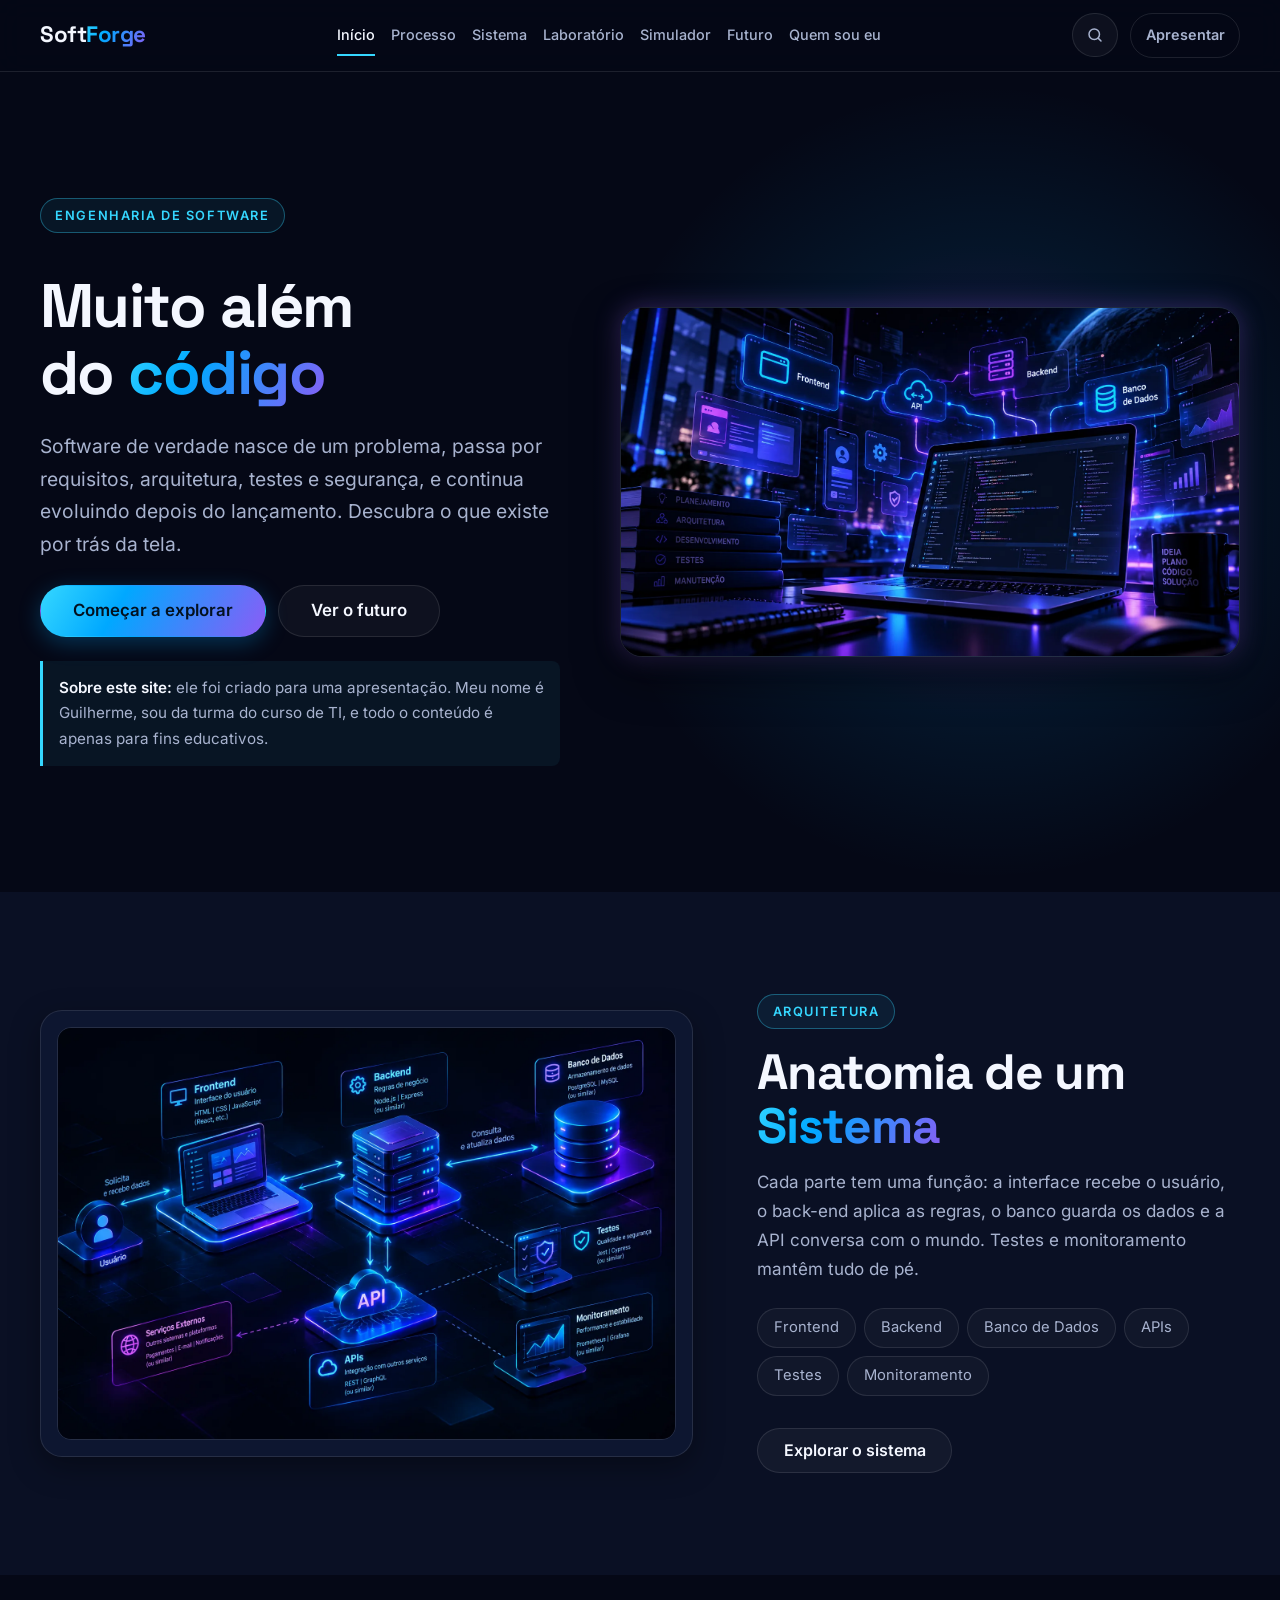
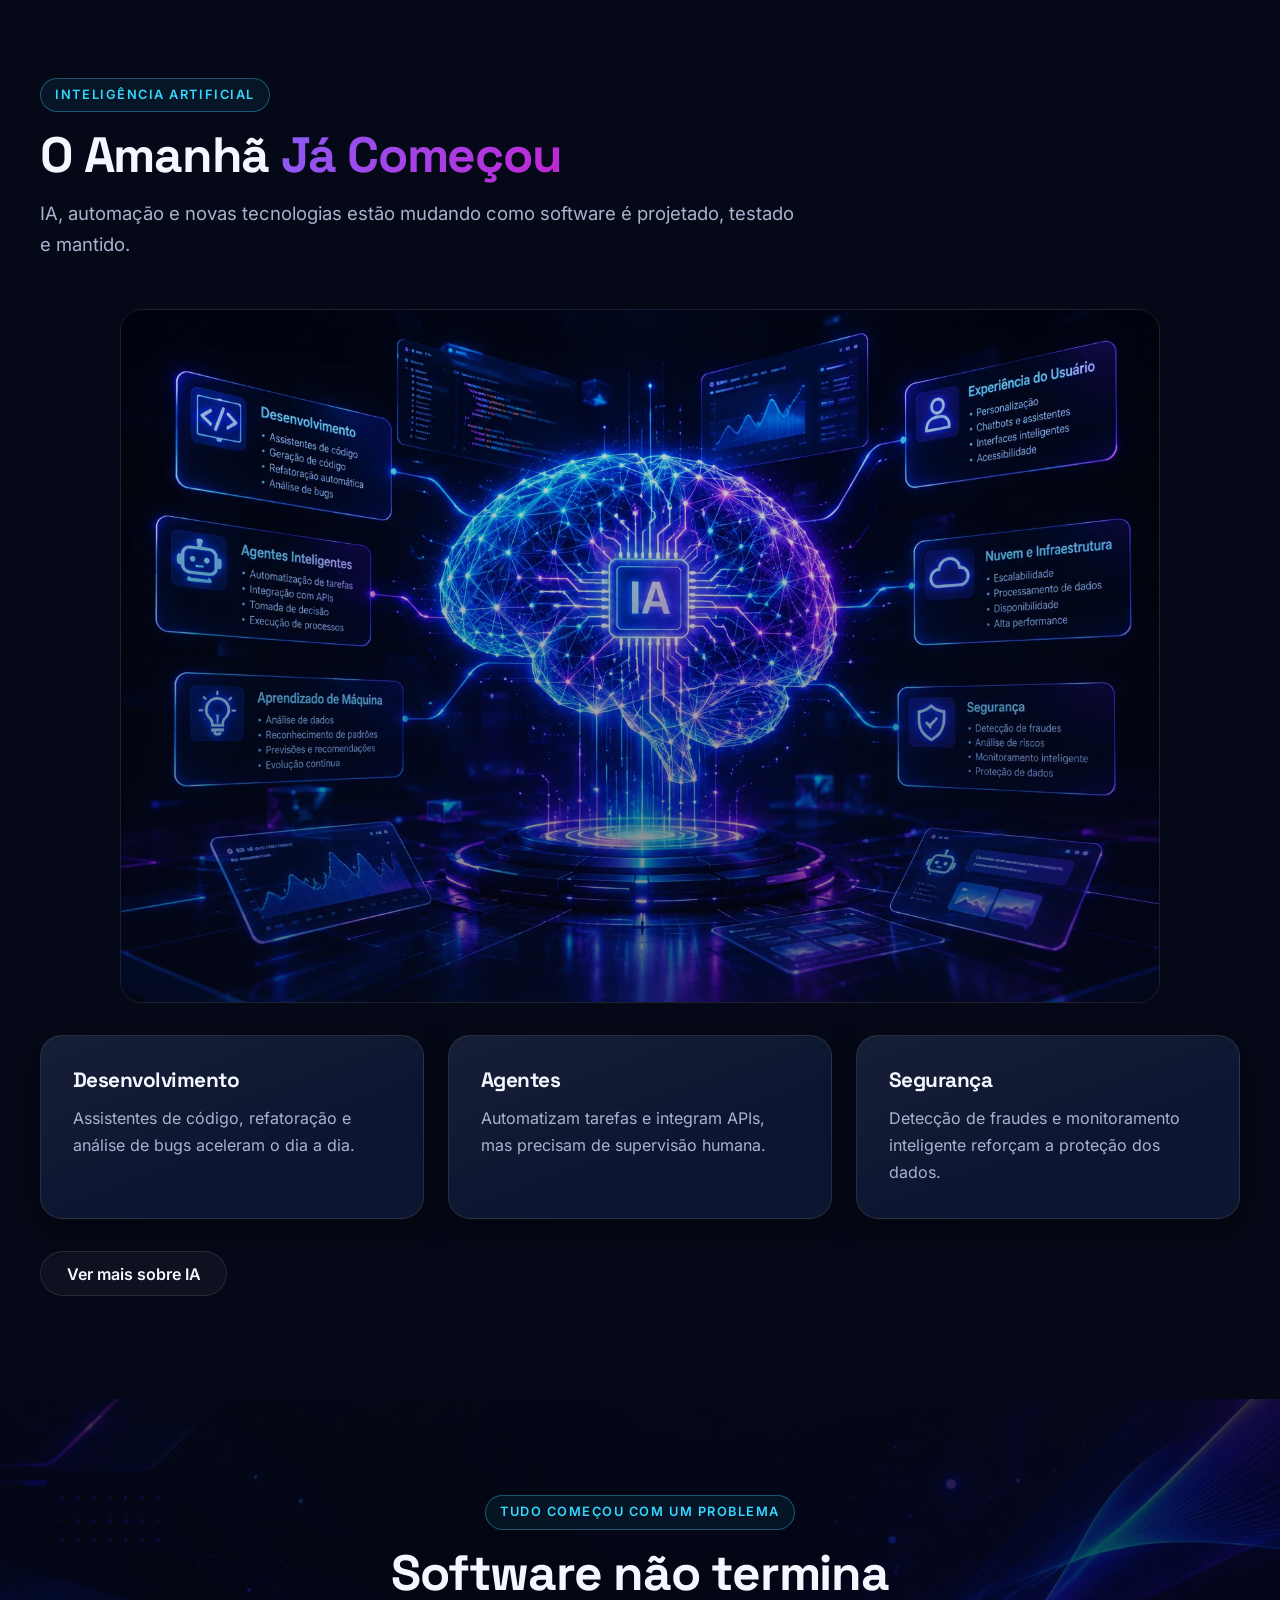
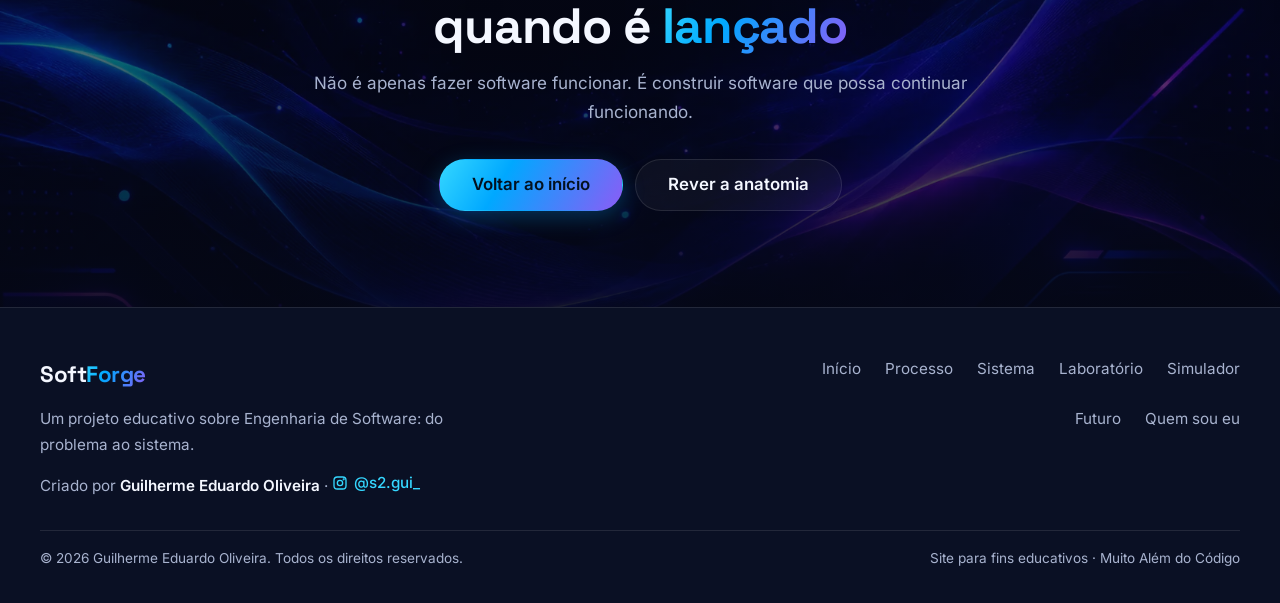
<file: index.html>
<!DOCTYPE html>
<html lang="pt-BR">
<head>
<meta charset="utf-8">
<meta name="viewport" content="width=device-width, initial-scale=1, viewport-fit=cover">
<title>SoftForge | Engenharia de Software além do código</title>
<meta name="description" content="Explore Engenharia de Software com explicações visuais sobre arquitetura, ciclo de vida, qualidade e inteligência artificial.">
<!-- SoftForge social metadata -->
<link rel="icon" type="image/svg+xml" href="assets/favicon.svg">
<meta name="theme-color" content="#050816">
<meta property="og:type" content="website">
<meta property="og:site_name" content="SoftForge">
<meta property="og:locale" content="pt_BR">
<meta property="og:title" content="SoftForge | Engenharia de Software além do código">
<meta property="og:description" content="Explore Engenharia de Software com explicações visuais sobre arquitetura, ciclo de vida, qualidade e inteligência artificial.">
<!-- Troque SEU-DOMINIO pelo domínio HTTPS real após publicar o site. -->
<meta property="og:image" content="https://SEU-DOMINIO/assets/images/hero-software.webp">
<meta property="og:image:alt" content="Ilustração tecnológica do projeto SoftForge">
<meta name="twitter:card" content="summary_large_image">
<meta name="twitter:title" content="SoftForge | Engenharia de Software além do código">
<meta name="twitter:description" content="Explore Engenharia de Software com explicações visuais sobre arquitetura, ciclo de vida, qualidade e inteligência artificial.">
<meta name="twitter:image" content="https://SEU-DOMINIO/assets/images/hero-software.webp">
<!-- /SoftForge social metadata -->


<link rel="stylesheet" href="css/style.css">
<link rel="stylesheet" href="css/pages.css">
<link rel="stylesheet" href="css/responsive.css">
<noscript><style>
.site-header .nav { display:flex !important; position:static !important; visibility:visible !important; opacity:1 !important; transform:none !important; flex-wrap:wrap; height:auto; max-height:none; overflow:visible; }
.site-header__inner { height:auto; min-height:var(--header-h); flex-wrap:wrap; padding-block:.75rem; }
.site-header .nav__link { display:inline-flex; }
</style><div class="container" style="padding-block:.5rem;color:#a8b3cf;font-size:.9rem">JavaScript está desativado. O conteúdo e os links principais continuam disponíveis, mas os recursos interativos podem não funcionar.</div></noscript>
</head>
<body data-root="" data-page="inicio">
<a class="skip-link" href="#conteudo">Pular para o conteúdo</a>
<div id="site-header">
<header class="site-header">
  <div class="container site-header__inner">
    <a class="brand" href="index.html" aria-label="SoftForge, página inicial">Soft<span class="text-gradient">Forge</span></a>
    <nav class="nav" aria-label="Navegação principal"><a class="nav__link" href="index.html">Início</a><a class="nav__link" href="pages/processo.html">Processo</a><a class="nav__link" href="pages/sistema.html">Sistema</a><a class="nav__link" href="pages/laboratorio.html">Laboratório</a><a class="nav__link" href="pages/simulador.html">Simulador</a><a class="nav__link" href="pages/futuro.html">Futuro</a><a class="nav__link" href="pages/sobre.html">Quem sou eu</a></nav>
  </div>
</header>
</div>
<main id="conteudo">
<section class="hero" id="hero"><div class="container hero__grid">
<div class="hero__content"><span class="eyebrow">Engenharia de Software</span>
<h1>Muito além do <span class="text-gradient">código</span></h1>
<p class="hero__lead">Software de verdade nasce de um problema, passa por requisitos, arquitetura, testes e segurança, e continua evoluindo depois do lançamento. Descubra o que existe por trás da tela.</p>
<div class="btn-group"><a class="btn btn--primary btn--lg" href="pages/processo.html">Começar a explorar</a><a class="btn btn--secondary btn--lg" href="pages/futuro.html">Ver o futuro</a></div>
<p class="hero__note"><strong>Sobre este site:</strong> ele foi criado para uma apresentação. Meu nome é Guilherme, sou da turma do curso de TI, e todo o conteúdo é apenas para fins educativos.</p></div>
<div class="hero__media"><img class="hero__image" src="assets/images/hero-software.webp" width="1672" height="941" alt="Notebook com código e painéis flutuantes de Frontend, API, Backend e Banco de Dados"></div>
</div></section>

<section class="section section--alt" id="anatomia"><div class="container split">
<div class="media-card"><img src="assets/images/software-architecture.webp" width="1536" height="1024" loading="lazy" alt="Diagrama da arquitetura: usuário, frontend, backend, banco de dados, API, testes e monitoramento"></div>
<div><span class="eyebrow">Arquitetura</span><h2>Anatomia de um <span class="text-gradient">Sistema</span></h2>
<p class="section__intro" style="margin-top:var(--space-4)">Cada parte tem uma função: a interface recebe o usuário, o back-end aplica as regras, o banco guarda os dados e a API conversa com o mundo. Testes e monitoramento mantêm tudo de pé.</p>
<ul class="tag-list" aria-label="Componentes de um sistema"><li class="tag" data-topic="frontend">Frontend</li><li class="tag" data-topic="backend">Backend</li><li class="tag" data-topic="banco">Banco de Dados</li><li class="tag" data-topic="apis">APIs</li><li class="tag" data-topic="testes">Testes</li><li class="tag" data-topic="monitoramento">Monitoramento</li></ul><div class="section-cta"><a class="btn btn--secondary" href="pages/sistema.html">Explorar o sistema</a></div></div>
</div></section>

<section class="section" id="futuro"><div class="container">
<div class="section__header"><span class="eyebrow">Inteligência Artificial</span><h2>O Amanhã <span class="text-gradient text-gradient--hot">Já Começou</span></h2><p>IA, automação e novas tecnologias estão mudando como software é projetado, testado e mantido.</p></div>
<div class="media-overlay"><img src="assets/images/ai-future.webp" width="1536" height="1024" loading="lazy" alt="Cérebro de IA conectado a desenvolvimento, agentes, nuvem e segurança"></div>
<div class="grid grid--3 cards-ai">
<article class="card card--glow"><h3>Desenvolvimento</h3><p>Assistentes de código, refatoração e análise de bugs aceleram o dia a dia.</p></article>
<article class="card card--glow"><h3>Agentes</h3><p>Automatizam tarefas e integram APIs, mas precisam de supervisão humana.</p></article>
<article class="card card--glow"><h3>Segurança</h3><p>Detecção de fraudes e monitoramento inteligente reforçam a proteção dos dados.</p></article></div>
<div class="section-cta"><a class="btn btn--secondary" href="pages/futuro.html">Ver mais sobre IA</a></div>
</div></section>

<section class="section final bg-ambient" id="fim"><div class="container text-center"><span class="eyebrow">Tudo começou com um problema</span>
<h2>Software não termina quando é <span class="text-gradient">lançado</span></h2>
<p>Não é apenas fazer software funcionar. É construir software que possa continuar funcionando.</p>
<div class="btn-group"><a class="btn btn--primary btn--lg" href="#hero">Voltar ao início</a><a class="btn btn--secondary btn--lg" href="#anatomia">Rever a anatomia</a></div></div></section>
</main>
<div id="site-footer">
<footer class="site-footer">
  <div class="container">
    <div class="site-footer__grid">
      <div><a class="brand" href="index.html">Soft<span class="text-gradient">Forge</span></a><p>Um projeto educativo sobre Engenharia de Software: do problema ao sistema.</p><p class="site-footer__credit">Criado por <strong>Guilherme Eduardo Oliveira</strong> · <a class="site-footer__ig" href="https://www.instagram.com/s2.gui_/" target="_blank" rel="noopener noreferrer" aria-label="Instagram de Guilherme Eduardo Oliveira (abre em nova aba)"><svg viewBox="0 0 24 24" width="16" height="16" fill="none" stroke="currentColor" stroke-width="2" stroke-linecap="round" stroke-linejoin="round" aria-hidden="true"><rect x="3" y="3" width="18" height="18" rx="5"/><circle cx="12" cy="12" r="4"/><circle cx="17.5" cy="6.5" r=".6" fill="currentColor"/></svg>@s2.gui_</a></p></div>
      <nav class="footer-links" aria-label="Navegação do rodapé"><a href="index.html">Início</a><a href="pages/processo.html">Processo</a><a href="pages/sistema.html">Sistema</a><a href="pages/laboratorio.html">Laboratório</a><a href="pages/simulador.html">Simulador</a><a href="pages/futuro.html">Futuro</a><a href="pages/sobre.html">Quem sou eu</a></nav>
    </div>
    <div class="site-footer__copy"><span>© 2026 Guilherme Eduardo Oliveira. Todos os direitos reservados.</span><span>Site para fins educativos · Muito Além do Código</span></div>
  </div>
</footer>
</div>
<script src="js/main.js" defer></script>
</body></html>
</file>
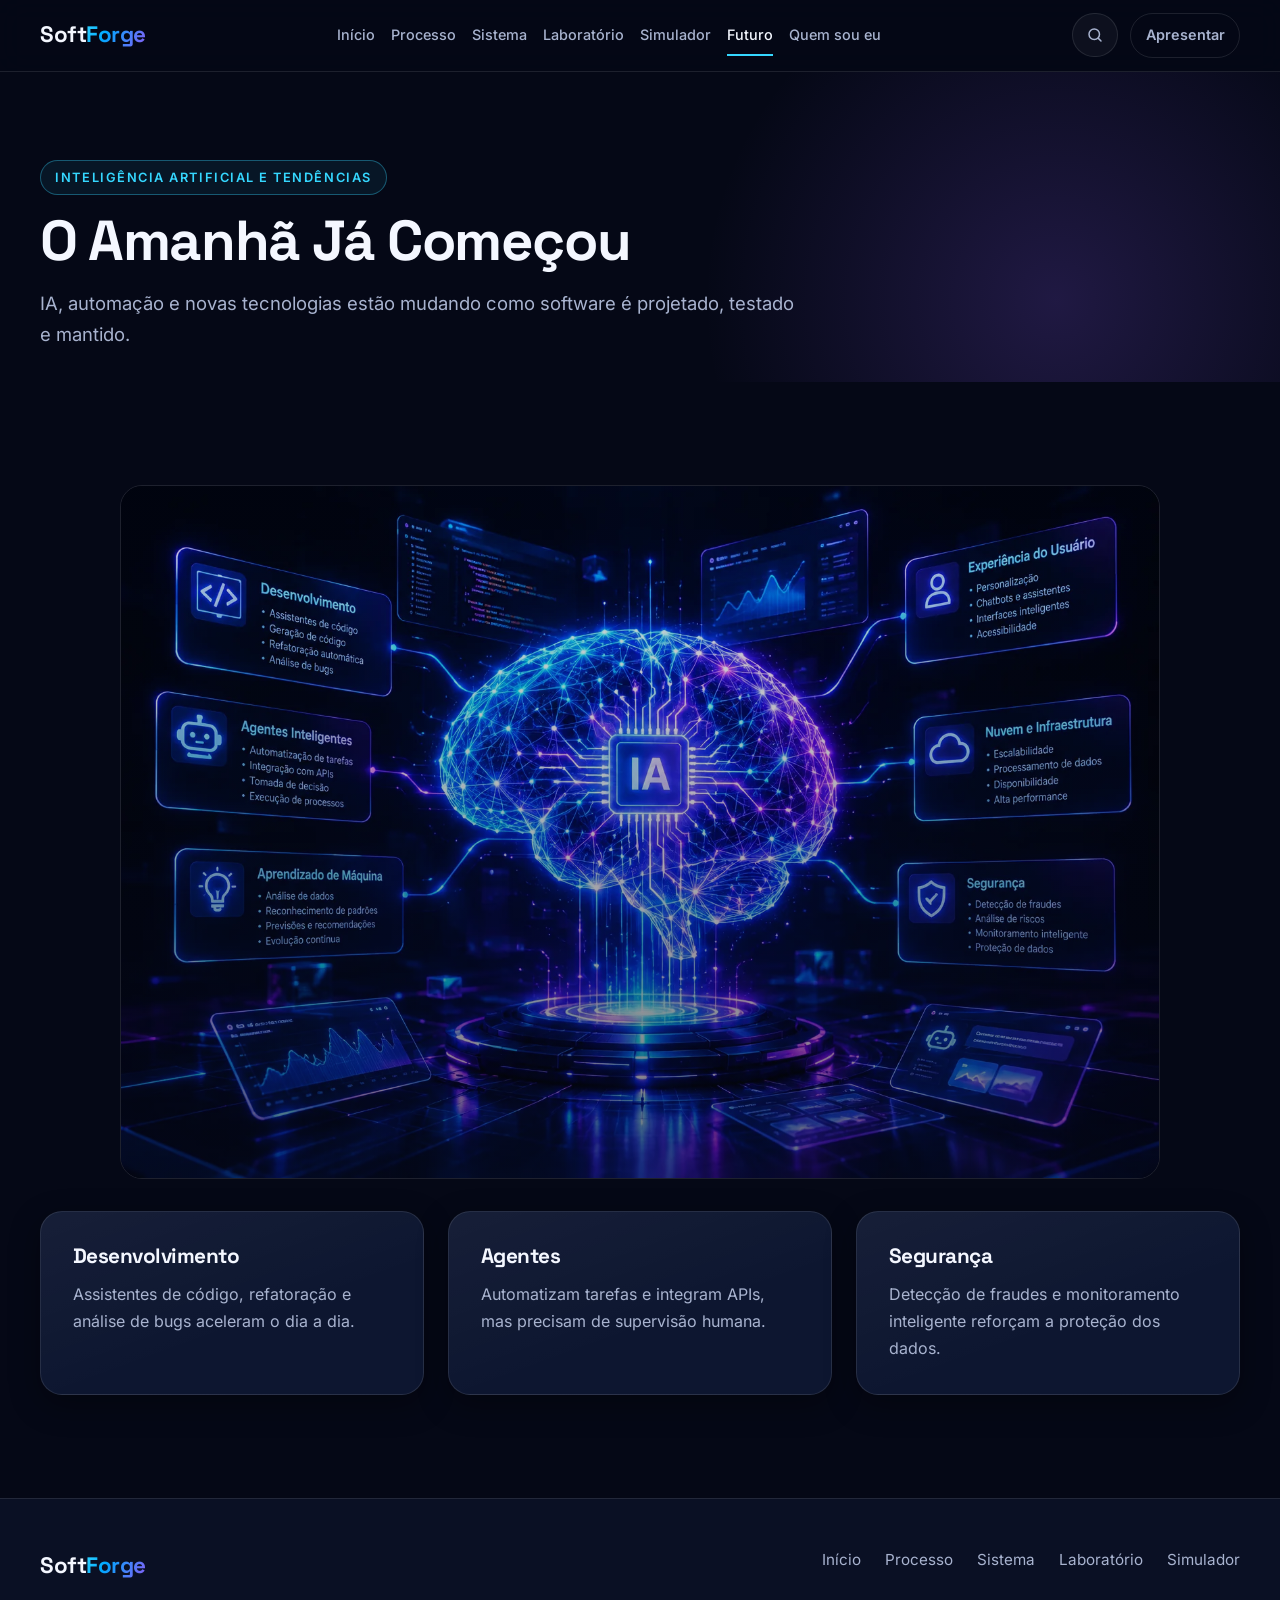
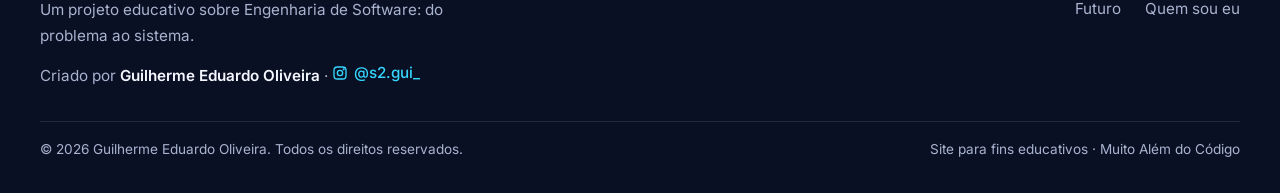
<file: pages/futuro.html>
<!DOCTYPE html>
<html lang="pt-BR">
<head>
<meta charset="utf-8">
<meta name="viewport" content="width=device-width, initial-scale=1, viewport-fit=cover">
<title>Inteligência artificial e futuro do software | SoftForge</title>
<meta name="description" content="Conheça aplicações, benefícios, riscos e limites da inteligência artificial na Engenharia de Software.">
<!-- SoftForge social metadata -->
<link rel="icon" type="image/svg+xml" href="../assets/favicon.svg">
<meta name="theme-color" content="#050816">
<meta property="og:type" content="website">
<meta property="og:site_name" content="SoftForge">
<meta property="og:locale" content="pt_BR">
<meta property="og:title" content="Inteligência artificial e futuro do software | SoftForge">
<meta property="og:description" content="Conheça aplicações, benefícios, riscos e limites da inteligência artificial na Engenharia de Software.">
<!-- Troque SEU-DOMINIO pelo domínio HTTPS real após publicar o site. -->
<meta property="og:image" content="https://SEU-DOMINIO/assets/images/hero-software.webp">
<meta property="og:image:alt" content="Ilustração tecnológica do projeto SoftForge">
<meta name="twitter:card" content="summary_large_image">
<meta name="twitter:title" content="Inteligência artificial e futuro do software | SoftForge">
<meta name="twitter:description" content="Conheça aplicações, benefícios, riscos e limites da inteligência artificial na Engenharia de Software.">
<meta name="twitter:image" content="https://SEU-DOMINIO/assets/images/hero-software.webp">
<!-- /SoftForge social metadata -->


<link rel="stylesheet" href="../css/style.css"><link rel="stylesheet" href="../css/pages.css"><link rel="stylesheet" href="../css/responsive.css">
<noscript><style>
.site-header .nav { display:flex !important; position:static !important; visibility:visible !important; opacity:1 !important; transform:none !important; flex-wrap:wrap; height:auto; max-height:none; overflow:visible; }
.site-header__inner { height:auto; min-height:var(--header-h); flex-wrap:wrap; padding-block:.75rem; }
.site-header .nav__link { display:inline-flex; }
</style><div class="container" style="padding-block:.5rem;color:#a8b3cf;font-size:.9rem">JavaScript está desativado. O conteúdo e os links principais continuam disponíveis, mas os recursos interativos podem não funcionar.</div></noscript>
</head>
<body data-root="../" data-page="futuro">
<a class="skip-link" href="#conteudo">Pular para o conteúdo</a>
<div id="site-header">
<header class="site-header">
  <div class="container site-header__inner">
    <a class="brand" href="../index.html" aria-label="SoftForge, página inicial">Soft<span class="text-gradient">Forge</span></a>
    <nav class="nav" aria-label="Navegação principal"><a class="nav__link" href="../index.html">Início</a><a class="nav__link" href="processo.html">Processo</a><a class="nav__link" href="sistema.html">Sistema</a><a class="nav__link" href="laboratorio.html">Laboratório</a><a class="nav__link" href="simulador.html">Simulador</a><a class="nav__link" href="futuro.html">Futuro</a><a class="nav__link" href="sobre.html">Quem sou eu</a></nav>
  </div>
</header>
</div>
<main id="conteudo">
<section class="page-hero"><div class="container"><span class="eyebrow">Inteligência artificial e tendências</span><h1>O Amanhã Já Começou</h1><p>IA, automação e novas tecnologias estão mudando como software é projetado, testado e mantido.</p></div></section>
<section class="section"><div class="container"><div class="media-overlay"><img src="../assets/images/ai-future.webp" width="1536" height="1024" alt="Cérebro de IA conectado a desenvolvimento, agentes, nuvem e segurança"></div><div class="grid grid--3 cards-ai"><article class="card"><h3>Desenvolvimento</h3><p>Assistentes de código, refatoração e análise de bugs aceleram o dia a dia.</p></article><article class="card"><h3>Agentes</h3><p>Automatizam tarefas e integram APIs, mas precisam de supervisão humana.</p></article><article class="card"><h3>Segurança</h3><p>Detecção de fraudes e monitoramento inteligente reforçam a proteção dos dados.</p></article></div></div></section>
</main>
<div id="site-footer">
<footer class="site-footer">
  <div class="container">
    <div class="site-footer__grid">
      <div><a class="brand" href="../index.html">Soft<span class="text-gradient">Forge</span></a><p>Um projeto educativo sobre Engenharia de Software: do problema ao sistema.</p><p class="site-footer__credit">Criado por <strong>Guilherme Eduardo Oliveira</strong> · <a class="site-footer__ig" href="https://www.instagram.com/s2.gui_/" target="_blank" rel="noopener noreferrer" aria-label="Instagram de Guilherme Eduardo Oliveira (abre em nova aba)"><svg viewBox="0 0 24 24" width="16" height="16" fill="none" stroke="currentColor" stroke-width="2" stroke-linecap="round" stroke-linejoin="round" aria-hidden="true"><rect x="3" y="3" width="18" height="18" rx="5"/><circle cx="12" cy="12" r="4"/><circle cx="17.5" cy="6.5" r=".6" fill="currentColor"/></svg>@s2.gui_</a></p></div>
      <nav class="footer-links" aria-label="Navegação do rodapé"><a href="../index.html">Início</a><a href="processo.html">Processo</a><a href="sistema.html">Sistema</a><a href="laboratorio.html">Laboratório</a><a href="simulador.html">Simulador</a><a href="futuro.html">Futuro</a><a href="sobre.html">Quem sou eu</a></nav>
    </div>
    <div class="site-footer__copy"><span>© 2026 Guilherme Eduardo Oliveira. Todos os direitos reservados.</span><span>Site para fins educativos · Muito Além do Código</span></div>
  </div>
</footer>
</div>
<script src="../js/main.js" defer></script>
</body></html>
</file>
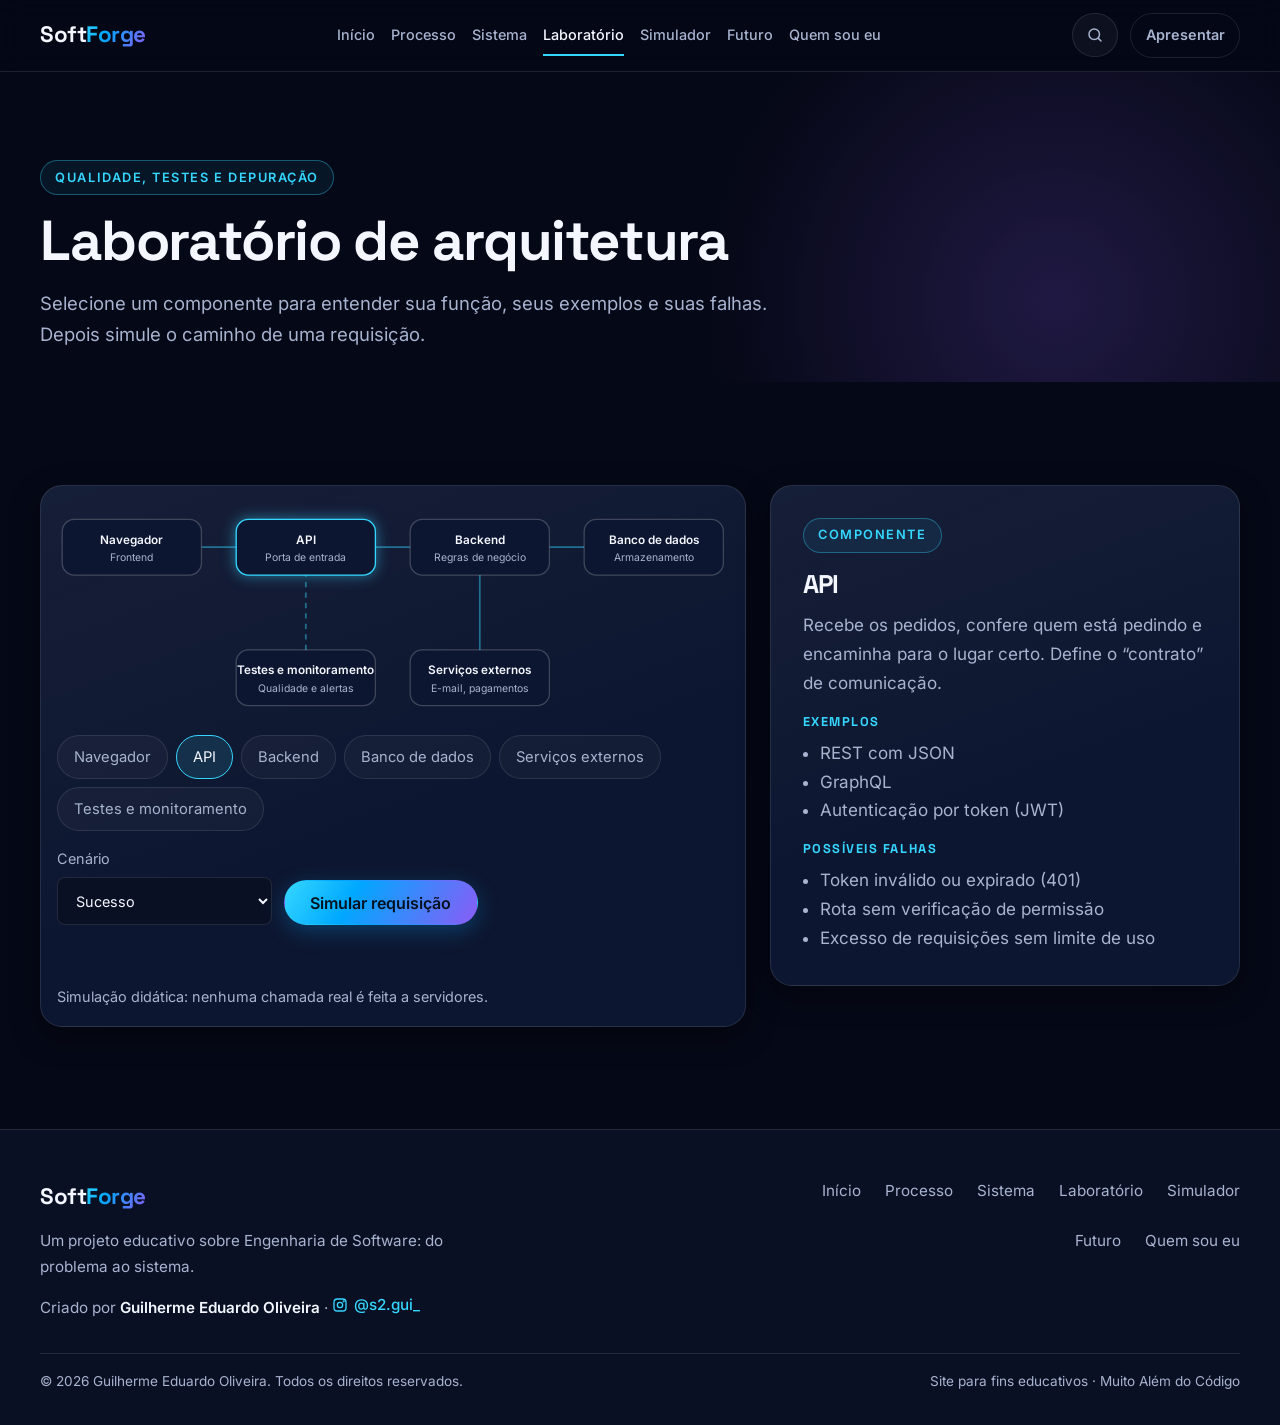
<file: pages/laboratorio.html>
<!DOCTYPE html>
<html lang="pt-BR">
<head>
<meta charset="utf-8">
<meta name="viewport" content="width=device-width, initial-scale=1, viewport-fit=cover">
<title>Laboratório de arquitetura | SoftForge</title>
<meta name="description" content="Explore componentes de um sistema e simule o caminho de uma requisição entre frontend, API, backend e banco de dados.">
<!-- SoftForge social metadata -->
<link rel="icon" type="image/svg+xml" href="../assets/favicon.svg">
<meta name="theme-color" content="#050816">
<meta property="og:type" content="website">
<meta property="og:site_name" content="SoftForge">
<meta property="og:locale" content="pt_BR">
<meta property="og:title" content="Laboratório de arquitetura | SoftForge">
<meta property="og:description" content="Explore componentes de um sistema e simule o caminho de uma requisição entre frontend, API, backend e banco de dados.">
<!-- Troque SEU-DOMINIO pelo domínio HTTPS real após publicar o site. -->
<meta property="og:image" content="https://SEU-DOMINIO/assets/images/hero-software.webp">
<meta property="og:image:alt" content="Ilustração tecnológica do projeto SoftForge">
<meta name="twitter:card" content="summary_large_image">
<meta name="twitter:title" content="Laboratório de arquitetura | SoftForge">
<meta name="twitter:description" content="Explore componentes de um sistema e simule o caminho de uma requisição entre frontend, API, backend e banco de dados.">
<meta name="twitter:image" content="https://SEU-DOMINIO/assets/images/hero-software.webp">
<!-- /SoftForge social metadata -->


<link rel="stylesheet" href="../css/style.css"><link rel="stylesheet" href="../css/pages.css"><link rel="stylesheet" href="../css/responsive.css">
<noscript><style>
.site-header .nav { display:flex !important; position:static !important; visibility:visible !important; opacity:1 !important; transform:none !important; flex-wrap:wrap; height:auto; max-height:none; overflow:visible; }
.site-header__inner { height:auto; min-height:var(--header-h); flex-wrap:wrap; padding-block:.75rem; }
.site-header .nav__link { display:inline-flex; }
</style><div class="container" style="padding-block:.5rem;color:#a8b3cf;font-size:.9rem">JavaScript está desativado. O conteúdo e os links principais continuam disponíveis, mas os recursos interativos podem não funcionar.</div></noscript>
</head>
<body data-root="../" data-page="laboratorio">
<a class="skip-link" href="#conteudo">Pular para o conteúdo</a>
<div id="site-header">
<header class="site-header">
  <div class="container site-header__inner">
    <a class="brand" href="../index.html" aria-label="SoftForge, página inicial">Soft<span class="text-gradient">Forge</span></a>
    <nav class="nav" aria-label="Navegação principal"><a class="nav__link" href="../index.html">Início</a><a class="nav__link" href="processo.html">Processo</a><a class="nav__link" href="sistema.html">Sistema</a><a class="nav__link" href="laboratorio.html">Laboratório</a><a class="nav__link" href="simulador.html">Simulador</a><a class="nav__link" href="futuro.html">Futuro</a><a class="nav__link" href="sobre.html">Quem sou eu</a></nav>
  </div>
</header>
</div>
<main id="conteudo">
<section class="page-hero"><div class="container"><span class="eyebrow">Qualidade, testes e depuração</span><h1>Laboratório de arquitetura</h1><p>Selecione um componente para entender sua função, seus exemplos e suas falhas. Depois simule o caminho de uma requisição.</p></div></section>
<section class="section"><div class="container"><div id="lab"></div></div></section>
</main>
<div id="site-footer">
<footer class="site-footer">
  <div class="container">
    <div class="site-footer__grid">
      <div><a class="brand" href="../index.html">Soft<span class="text-gradient">Forge</span></a><p>Um projeto educativo sobre Engenharia de Software: do problema ao sistema.</p><p class="site-footer__credit">Criado por <strong>Guilherme Eduardo Oliveira</strong> · <a class="site-footer__ig" href="https://www.instagram.com/s2.gui_/" target="_blank" rel="noopener noreferrer" aria-label="Instagram de Guilherme Eduardo Oliveira (abre em nova aba)"><svg viewBox="0 0 24 24" width="16" height="16" fill="none" stroke="currentColor" stroke-width="2" stroke-linecap="round" stroke-linejoin="round" aria-hidden="true"><rect x="3" y="3" width="18" height="18" rx="5"/><circle cx="12" cy="12" r="4"/><circle cx="17.5" cy="6.5" r=".6" fill="currentColor"/></svg>@s2.gui_</a></p></div>
      <nav class="footer-links" aria-label="Navegação do rodapé"><a href="../index.html">Início</a><a href="processo.html">Processo</a><a href="sistema.html">Sistema</a><a href="laboratorio.html">Laboratório</a><a href="simulador.html">Simulador</a><a href="futuro.html">Futuro</a><a href="sobre.html">Quem sou eu</a></nav>
    </div>
    <div class="site-footer__copy"><span>© 2026 Guilherme Eduardo Oliveira. Todos os direitos reservados.</span><span>Site para fins educativos · Muito Além do Código</span></div>
  </div>
</footer>
</div>
<script src="../js/main.js" defer></script><script src="../js/lab.js" defer></script>
</body></html>
</file>
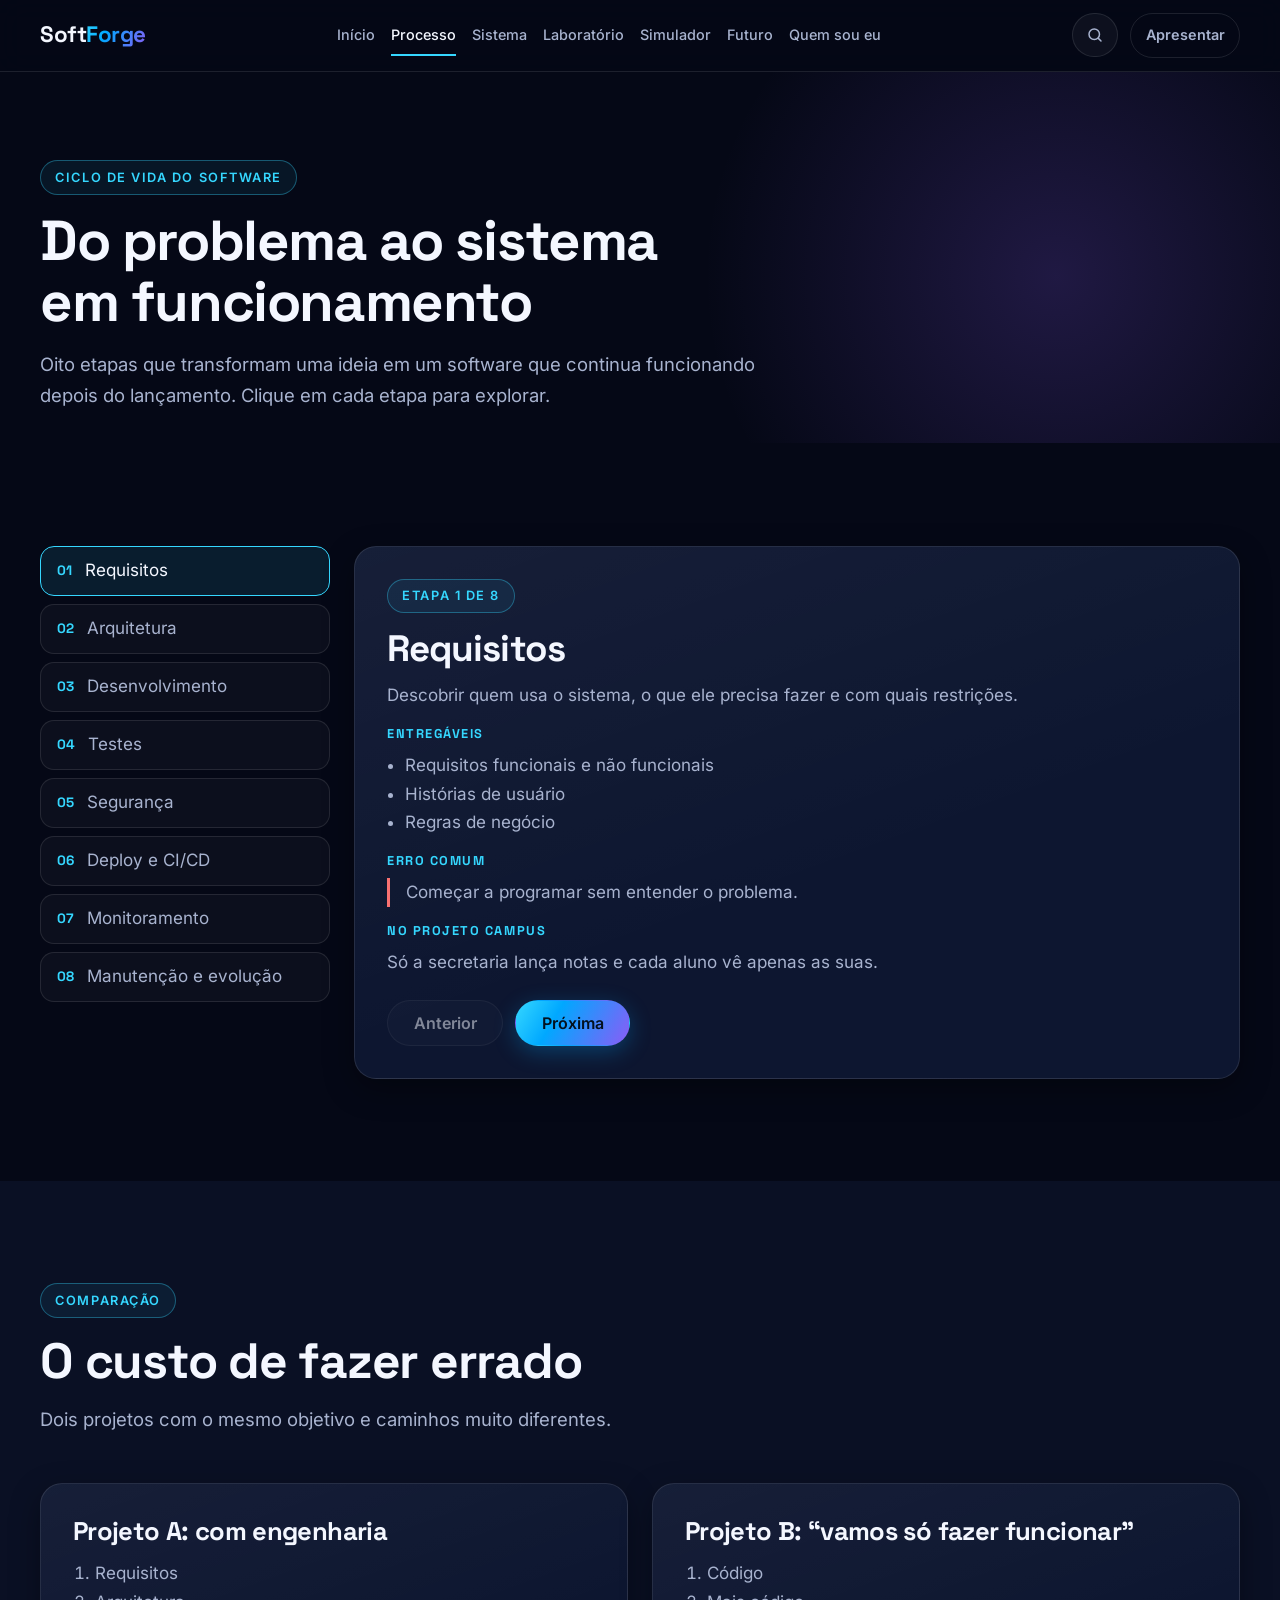
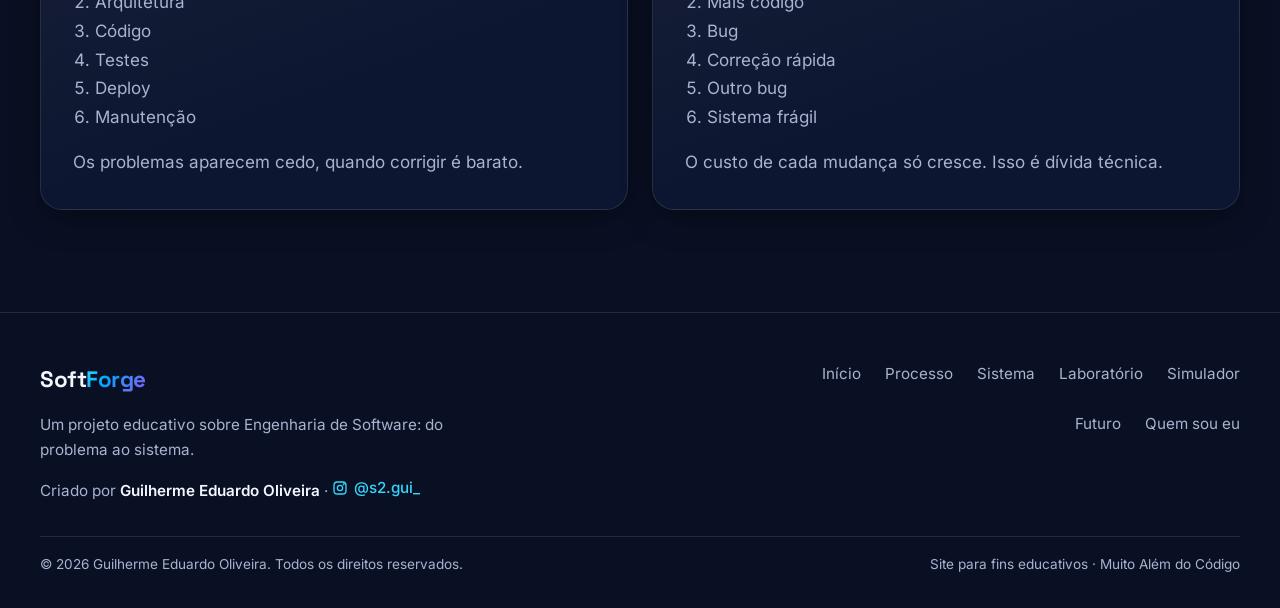
<file: pages/processo.html>
<!DOCTYPE html>
<html lang="pt-BR">
<head>
<meta charset="utf-8">
<meta name="viewport" content="width=device-width, initial-scale=1, viewport-fit=cover">
<title>Ciclo de vida do software | SoftForge</title>
<meta name="description" content="Explore as etapas da Engenharia de Software, dos requisitos à manutenção, com exemplos e explicações práticas.">
<!-- SoftForge social metadata -->
<link rel="icon" type="image/svg+xml" href="../assets/favicon.svg">
<meta name="theme-color" content="#050816">
<meta property="og:type" content="website">
<meta property="og:site_name" content="SoftForge">
<meta property="og:locale" content="pt_BR">
<meta property="og:title" content="Ciclo de vida do software | SoftForge">
<meta property="og:description" content="Explore as etapas da Engenharia de Software, dos requisitos à manutenção, com exemplos e explicações práticas.">
<!-- Troque SEU-DOMINIO pelo domínio HTTPS real após publicar o site. -->
<meta property="og:image" content="https://SEU-DOMINIO/assets/images/hero-software.webp">
<meta property="og:image:alt" content="Ilustração tecnológica do projeto SoftForge">
<meta name="twitter:card" content="summary_large_image">
<meta name="twitter:title" content="Ciclo de vida do software | SoftForge">
<meta name="twitter:description" content="Explore as etapas da Engenharia de Software, dos requisitos à manutenção, com exemplos e explicações práticas.">
<meta name="twitter:image" content="https://SEU-DOMINIO/assets/images/hero-software.webp">
<!-- /SoftForge social metadata -->


<link rel="stylesheet" href="../css/style.css"><link rel="stylesheet" href="../css/pages.css"><link rel="stylesheet" href="../css/responsive.css">
<noscript><style>
.site-header .nav { display:flex !important; position:static !important; visibility:visible !important; opacity:1 !important; transform:none !important; flex-wrap:wrap; height:auto; max-height:none; overflow:visible; }
.site-header__inner { height:auto; min-height:var(--header-h); flex-wrap:wrap; padding-block:.75rem; }
.site-header .nav__link { display:inline-flex; }
</style><div class="container" style="padding-block:.5rem;color:#a8b3cf;font-size:.9rem">JavaScript está desativado. O conteúdo e os links principais continuam disponíveis, mas os recursos interativos podem não funcionar.</div></noscript>
</head>
<body data-root="../" data-page="processo">
<a class="skip-link" href="#conteudo">Pular para o conteúdo</a>
<div id="site-header">
<header class="site-header">
  <div class="container site-header__inner">
    <a class="brand" href="../index.html" aria-label="SoftForge, página inicial">Soft<span class="text-gradient">Forge</span></a>
    <nav class="nav" aria-label="Navegação principal"><a class="nav__link" href="../index.html">Início</a><a class="nav__link" href="processo.html">Processo</a><a class="nav__link" href="sistema.html">Sistema</a><a class="nav__link" href="laboratorio.html">Laboratório</a><a class="nav__link" href="simulador.html">Simulador</a><a class="nav__link" href="futuro.html">Futuro</a><a class="nav__link" href="sobre.html">Quem sou eu</a></nav>
  </div>
</header>
</div>
<main id="conteudo">
<section class="page-hero"><div class="container"><span class="eyebrow">Ciclo de vida do software</span><h1>Do problema ao sistema em funcionamento</h1><p>Oito etapas que transformam uma ideia em um software que continua funcionando depois do lançamento. Clique em cada etapa para explorar.</p></div></section>
<section class="section"><div class="container"><div id="stages"></div></div></section><section class="section section--alt"><div class="container"><div class="section__header"><span class="eyebrow">Comparação</span><h2>O custo de fazer errado</h2><p>Dois projetos com o mesmo objetivo e caminhos muito diferentes.</p></div><div class="grid grid--2 versus"><article class="card"><h3>Projeto A: com engenharia</h3><ol><li>Requisitos</li><li>Arquitetura</li><li>Código</li><li>Testes</li><li>Deploy</li><li>Manutenção</li></ol><p style="margin-top:1rem">Os problemas aparecem cedo, quando corrigir é barato.</p></article><article class="card"><h3>Projeto B: “vamos só fazer funcionar”</h3><ol><li>Código</li><li>Mais código</li><li>Bug</li><li>Correção rápida</li><li>Outro bug</li><li>Sistema frágil</li></ol><p style="margin-top:1rem">O custo de cada mudança só cresce. Isso é dívida técnica.</p></article></div></div></section>
</main>
<div id="site-footer">
<footer class="site-footer">
  <div class="container">
    <div class="site-footer__grid">
      <div><a class="brand" href="../index.html">Soft<span class="text-gradient">Forge</span></a><p>Um projeto educativo sobre Engenharia de Software: do problema ao sistema.</p><p class="site-footer__credit">Criado por <strong>Guilherme Eduardo Oliveira</strong> · <a class="site-footer__ig" href="https://www.instagram.com/s2.gui_/" target="_blank" rel="noopener noreferrer" aria-label="Instagram de Guilherme Eduardo Oliveira (abre em nova aba)"><svg viewBox="0 0 24 24" width="16" height="16" fill="none" stroke="currentColor" stroke-width="2" stroke-linecap="round" stroke-linejoin="round" aria-hidden="true"><rect x="3" y="3" width="18" height="18" rx="5"/><circle cx="12" cy="12" r="4"/><circle cx="17.5" cy="6.5" r=".6" fill="currentColor"/></svg>@s2.gui_</a></p></div>
      <nav class="footer-links" aria-label="Navegação do rodapé"><a href="../index.html">Início</a><a href="processo.html">Processo</a><a href="sistema.html">Sistema</a><a href="laboratorio.html">Laboratório</a><a href="simulador.html">Simulador</a><a href="futuro.html">Futuro</a><a href="sobre.html">Quem sou eu</a></nav>
    </div>
    <div class="site-footer__copy"><span>© 2026 Guilherme Eduardo Oliveira. Todos os direitos reservados.</span><span>Site para fins educativos · Muito Além do Código</span></div>
  </div>
</footer>
</div>
<script src="../js/main.js" defer></script><script src="../js/processo.js" defer></script>
</body></html>
</file>
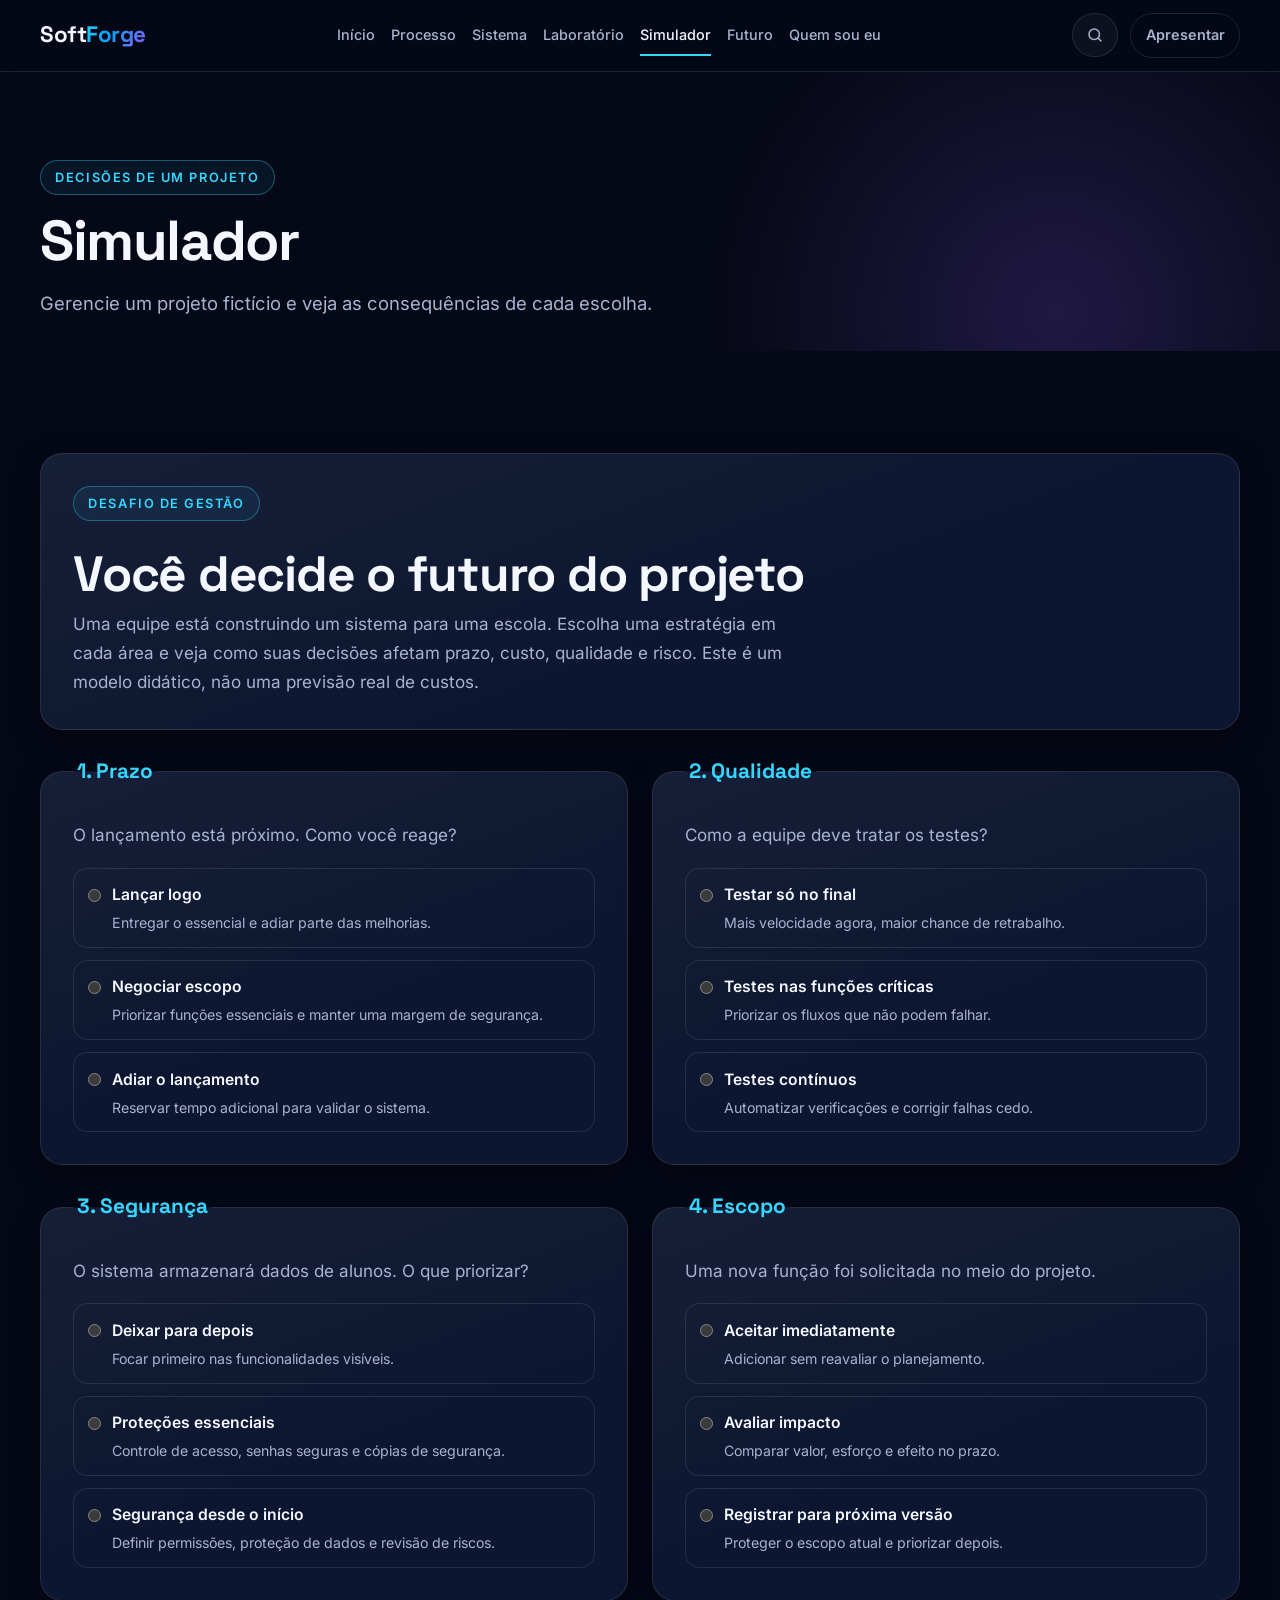
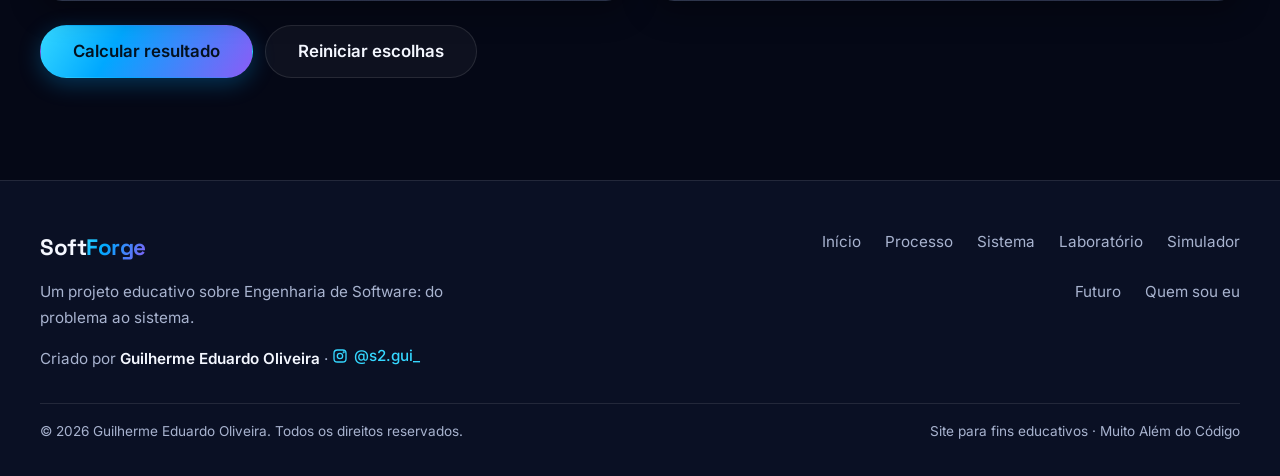
<file: pages/simulador.html>
<!DOCTYPE html>
<html lang="pt-BR">
<head>
<meta charset="utf-8">
<meta name="viewport" content="width=device-width, initial-scale=1, viewport-fit=cover">
<title>Simulador de projetos | SoftForge</title>
<meta name="description" content="Aprenda como decisões de prazo, custo, qualidade e segurança influenciam um projeto de software.">
<!-- SoftForge social metadata -->
<link rel="icon" type="image/svg+xml" href="../assets/favicon.svg">
<meta name="theme-color" content="#050816">
<meta property="og:type" content="website">
<meta property="og:site_name" content="SoftForge">
<meta property="og:locale" content="pt_BR">
<meta property="og:title" content="Simulador de projetos | SoftForge">
<meta property="og:description" content="Aprenda como decisões de prazo, custo, qualidade e segurança influenciam um projeto de software.">
<!-- Troque SEU-DOMINIO pelo domínio HTTPS real após publicar o site. -->
<meta property="og:image" content="https://SEU-DOMINIO/assets/images/hero-software.webp">
<meta property="og:image:alt" content="Ilustração tecnológica do projeto SoftForge">
<meta name="twitter:card" content="summary_large_image">
<meta name="twitter:title" content="Simulador de projetos | SoftForge">
<meta name="twitter:description" content="Aprenda como decisões de prazo, custo, qualidade e segurança influenciam um projeto de software.">
<meta name="twitter:image" content="https://SEU-DOMINIO/assets/images/hero-software.webp">
<!-- /SoftForge social metadata -->


<link rel="stylesheet" href="../css/style.css"><link rel="stylesheet" href="../css/pages.css"><link rel="stylesheet" href="../css/responsive.css">
<noscript><style>
.site-header .nav { display:flex !important; position:static !important; visibility:visible !important; opacity:1 !important; transform:none !important; flex-wrap:wrap; height:auto; max-height:none; overflow:visible; }
.site-header__inner { height:auto; min-height:var(--header-h); flex-wrap:wrap; padding-block:.75rem; }
.site-header .nav__link { display:inline-flex; }
</style><div class="container" style="padding-block:.5rem;color:#a8b3cf;font-size:.9rem">JavaScript está desativado. O conteúdo e os links principais continuam disponíveis, mas os recursos interativos podem não funcionar.</div></noscript>
</head>
<body data-root="../" data-page="simulador">
<a class="skip-link" href="#conteudo">Pular para o conteúdo</a>
<div id="site-header">
<header class="site-header">
  <div class="container site-header__inner">
    <a class="brand" href="../index.html" aria-label="SoftForge, página inicial">Soft<span class="text-gradient">Forge</span></a>
    <nav class="nav" aria-label="Navegação principal"><a class="nav__link" href="../index.html">Início</a><a class="nav__link" href="processo.html">Processo</a><a class="nav__link" href="sistema.html">Sistema</a><a class="nav__link" href="laboratorio.html">Laboratório</a><a class="nav__link" href="simulador.html">Simulador</a><a class="nav__link" href="futuro.html">Futuro</a><a class="nav__link" href="sobre.html">Quem sou eu</a></nav>
  </div>
</header>
</div>
<main id="conteudo">
<section class="page-hero"><div class="container"><span class="eyebrow">Decisões de um projeto</span><h1>Simulador</h1><p>Gerencie um projeto fictício e veja as consequências de cada escolha.</p></div></section>
<section class="section"><div class="container">
<div class="sim-intro card card--static"><span class="eyebrow">Desafio de gestão</span><h2>Você decide o futuro do projeto</h2><p>Uma equipe está construindo um sistema para uma escola. Escolha uma estratégia em cada área e veja como suas decisões afetam prazo, custo, qualidade e risco. Este é um modelo didático, não uma previsão real de custos.</p></div>
<form id="sim-form" class="sim-form">
<fieldset class="card card--static sim-choice"><legend>1. Prazo</legend><p>O lançamento está próximo. Como você reage?</p><label><input type="radio" name="prazo" value="rapido" required><span><strong>Lançar logo</strong><small>Entregar o essencial e adiar parte das melhorias.</small></span></label><label><input type="radio" name="prazo" value="equilibrado"><span><strong>Negociar escopo</strong><small>Priorizar funções essenciais e manter uma margem de segurança.</small></span></label><label><input type="radio" name="prazo" value="seguro"><span><strong>Adiar o lançamento</strong><small>Reservar tempo adicional para validar o sistema.</small></span></label></fieldset>
<fieldset class="card card--static sim-choice"><legend>2. Qualidade</legend><p>Como a equipe deve tratar os testes?</p><label><input type="radio" name="qualidade" value="baixo" required><span><strong>Testar só no final</strong><small>Mais velocidade agora, maior chance de retrabalho.</small></span></label><label><input type="radio" name="qualidade" value="medio"><span><strong>Testes nas funções críticas</strong><small>Priorizar os fluxos que não podem falhar.</small></span></label><label><input type="radio" name="qualidade" value="alto"><span><strong>Testes contínuos</strong><small>Automatizar verificações e corrigir falhas cedo.</small></span></label></fieldset>
<fieldset class="card card--static sim-choice"><legend>3. Segurança</legend><p>O sistema armazenará dados de alunos. O que priorizar?</p><label><input type="radio" name="seguranca" value="baixo" required><span><strong>Deixar para depois</strong><small>Focar primeiro nas funcionalidades visíveis.</small></span></label><label><input type="radio" name="seguranca" value="medio"><span><strong>Proteções essenciais</strong><small>Controle de acesso, senhas seguras e cópias de segurança.</small></span></label><label><input type="radio" name="seguranca" value="alto"><span><strong>Segurança desde o início</strong><small>Definir permissões, proteção de dados e revisão de riscos.</small></span></label></fieldset>
<fieldset class="card card--static sim-choice"><legend>4. Escopo</legend><p>Uma nova função foi solicitada no meio do projeto.</p><label><input type="radio" name="escopo" value="aceitar" required><span><strong>Aceitar imediatamente</strong><small>Adicionar sem reavaliar o planejamento.</small></span></label><label><input type="radio" name="escopo" value="avaliar"><span><strong>Avaliar impacto</strong><small>Comparar valor, esforço e efeito no prazo.</small></span></label><label><input type="radio" name="escopo" value="backlog"><span><strong>Registrar para próxima versão</strong><small>Proteger o escopo atual e priorizar depois.</small></span></label></fieldset>
<div class="btn-group"><button class="btn btn--primary btn--lg" type="submit">Calcular resultado</button><button class="btn btn--secondary btn--lg" type="reset">Reiniciar escolhas</button></div>
</form>
<section id="sim-result" class="sim-result card card--static" aria-live="polite" hidden></section>
</div></section>
</main>
<div id="site-footer">
<footer class="site-footer">
  <div class="container">
    <div class="site-footer__grid">
      <div><a class="brand" href="../index.html">Soft<span class="text-gradient">Forge</span></a><p>Um projeto educativo sobre Engenharia de Software: do problema ao sistema.</p><p class="site-footer__credit">Criado por <strong>Guilherme Eduardo Oliveira</strong> · <a class="site-footer__ig" href="https://www.instagram.com/s2.gui_/" target="_blank" rel="noopener noreferrer" aria-label="Instagram de Guilherme Eduardo Oliveira (abre em nova aba)"><svg viewBox="0 0 24 24" width="16" height="16" fill="none" stroke="currentColor" stroke-width="2" stroke-linecap="round" stroke-linejoin="round" aria-hidden="true"><rect x="3" y="3" width="18" height="18" rx="5"/><circle cx="12" cy="12" r="4"/><circle cx="17.5" cy="6.5" r=".6" fill="currentColor"/></svg>@s2.gui_</a></p></div>
      <nav class="footer-links" aria-label="Navegação do rodapé"><a href="../index.html">Início</a><a href="processo.html">Processo</a><a href="sistema.html">Sistema</a><a href="laboratorio.html">Laboratório</a><a href="simulador.html">Simulador</a><a href="futuro.html">Futuro</a><a href="sobre.html">Quem sou eu</a></nav>
    </div>
    <div class="site-footer__copy"><span>© 2026 Guilherme Eduardo Oliveira. Todos os direitos reservados.</span><span>Site para fins educativos · Muito Além do Código</span></div>
  </div>
</footer>
</div>
<script src="../js/main.js" defer></script><script src="../js/simulador.js" defer></script>
</body></html>
</file>
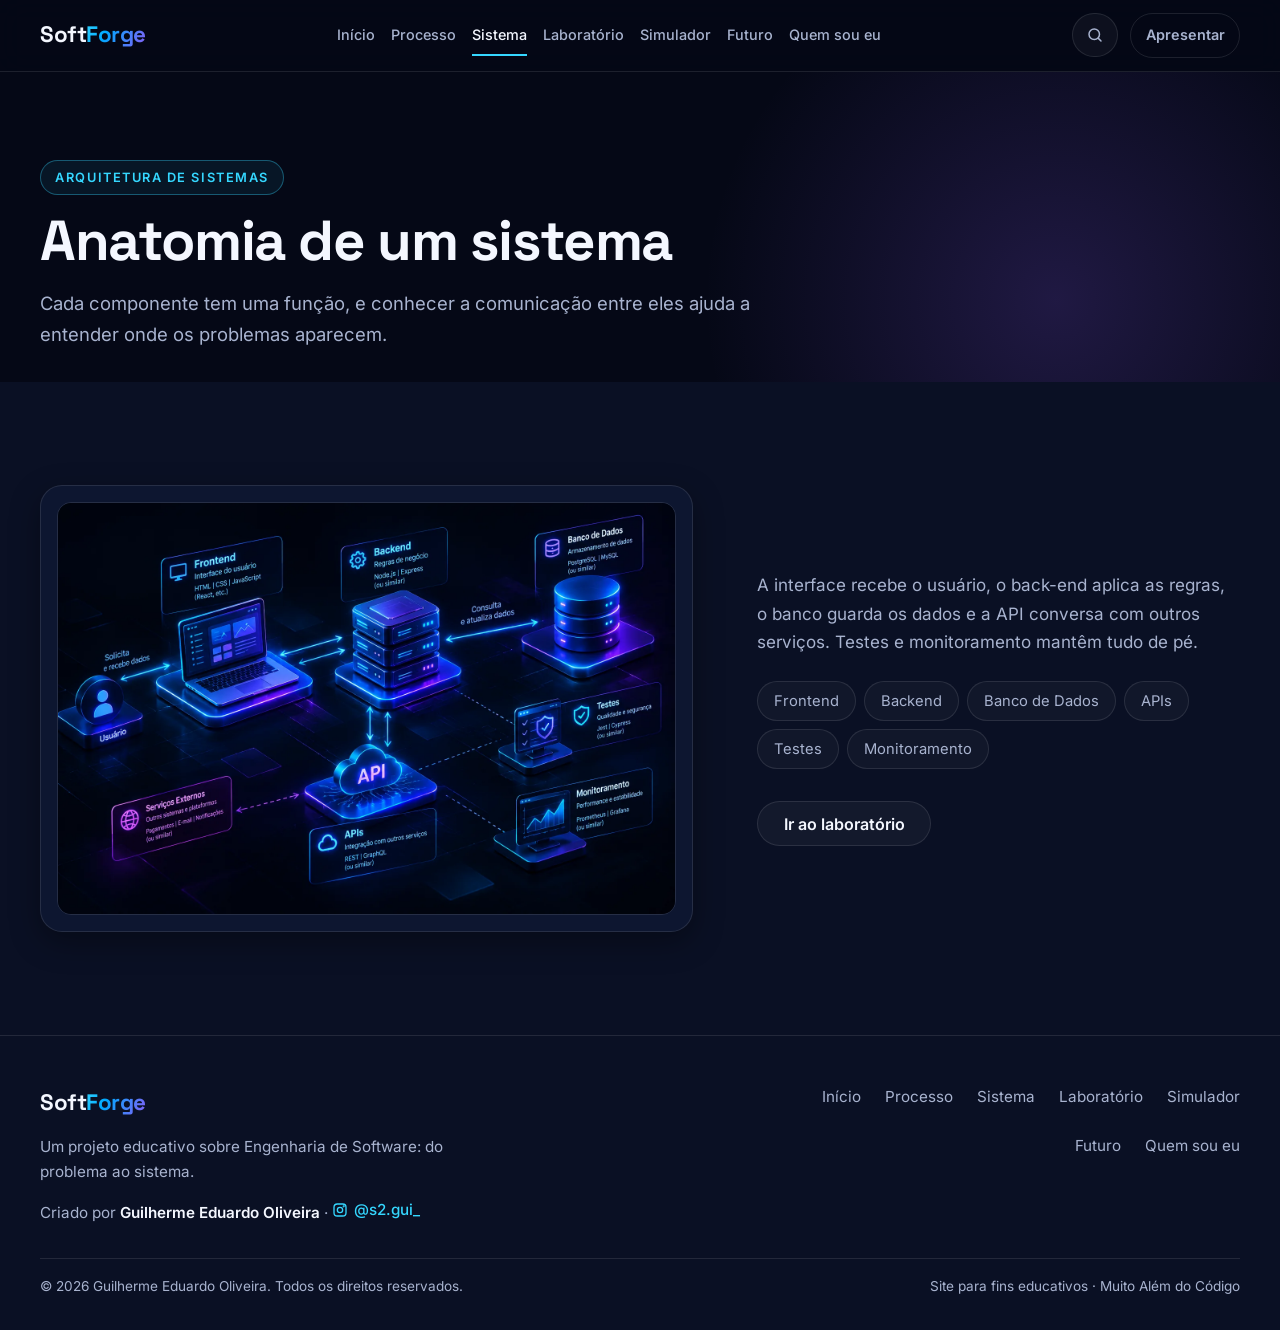
<file: pages/sistema.html>
<!DOCTYPE html>
<html lang="pt-BR">
<head>
<meta charset="utf-8">
<meta name="viewport" content="width=device-width, initial-scale=1, viewport-fit=cover">
<title>Anatomia de um sistema | SoftForge</title>
<meta name="description" content="Entenda como frontend, APIs, backend, banco de dados, testes e monitoramento trabalham juntos.">
<!-- SoftForge social metadata -->
<link rel="icon" type="image/svg+xml" href="../assets/favicon.svg">
<meta name="theme-color" content="#050816">
<meta property="og:type" content="website">
<meta property="og:site_name" content="SoftForge">
<meta property="og:locale" content="pt_BR">
<meta property="og:title" content="Anatomia de um sistema | SoftForge">
<meta property="og:description" content="Entenda como frontend, APIs, backend, banco de dados, testes e monitoramento trabalham juntos.">
<!-- Troque SEU-DOMINIO pelo domínio HTTPS real após publicar o site. -->
<meta property="og:image" content="https://SEU-DOMINIO/assets/images/hero-software.webp">
<meta property="og:image:alt" content="Ilustração tecnológica do projeto SoftForge">
<meta name="twitter:card" content="summary_large_image">
<meta name="twitter:title" content="Anatomia de um sistema | SoftForge">
<meta name="twitter:description" content="Entenda como frontend, APIs, backend, banco de dados, testes e monitoramento trabalham juntos.">
<meta name="twitter:image" content="https://SEU-DOMINIO/assets/images/hero-software.webp">
<!-- /SoftForge social metadata -->


<link rel="stylesheet" href="../css/style.css"><link rel="stylesheet" href="../css/pages.css"><link rel="stylesheet" href="../css/responsive.css">
<noscript><style>
.site-header .nav { display:flex !important; position:static !important; visibility:visible !important; opacity:1 !important; transform:none !important; flex-wrap:wrap; height:auto; max-height:none; overflow:visible; }
.site-header__inner { height:auto; min-height:var(--header-h); flex-wrap:wrap; padding-block:.75rem; }
.site-header .nav__link { display:inline-flex; }
</style><div class="container" style="padding-block:.5rem;color:#a8b3cf;font-size:.9rem">JavaScript está desativado. O conteúdo e os links principais continuam disponíveis, mas os recursos interativos podem não funcionar.</div></noscript>
</head>
<body data-root="../" data-page="sistema">
<a class="skip-link" href="#conteudo">Pular para o conteúdo</a>
<div id="site-header">
<header class="site-header">
  <div class="container site-header__inner">
    <a class="brand" href="../index.html" aria-label="SoftForge, página inicial">Soft<span class="text-gradient">Forge</span></a>
    <nav class="nav" aria-label="Navegação principal"><a class="nav__link" href="../index.html">Início</a><a class="nav__link" href="processo.html">Processo</a><a class="nav__link" href="sistema.html">Sistema</a><a class="nav__link" href="laboratorio.html">Laboratório</a><a class="nav__link" href="simulador.html">Simulador</a><a class="nav__link" href="futuro.html">Futuro</a><a class="nav__link" href="sobre.html">Quem sou eu</a></nav>
  </div>
</header>
</div>
<main id="conteudo">
<section class="page-hero"><div class="container"><span class="eyebrow">Arquitetura de sistemas</span><h1>Anatomia de um sistema</h1><p>Cada componente tem uma função, e conhecer a comunicação entre eles ajuda a entender onde os problemas aparecem.</p></div></section>
<section class="section section--alt"><div class="container"><div class="split"><div class="media-card"><img src="../assets/images/software-architecture.webp" width="1536" height="1024" alt="Diagrama da arquitetura: usuário, frontend, backend, banco de dados, API, testes e monitoramento"></div><div><p>A interface recebe o usuário, o back-end aplica as regras, o banco guarda os dados e a API conversa com outros serviços. Testes e monitoramento mantêm tudo de pé.</p><ul class="tag-list"><li class="tag">Frontend</li><li class="tag">Backend</li><li class="tag">Banco de Dados</li><li class="tag">APIs</li><li class="tag">Testes</li><li class="tag">Monitoramento</li></ul><div class="section-cta"><a class="btn btn--secondary" href="laboratorio.html">Ir ao laboratório</a></div></div></div></div></section>
</main>
<div id="site-footer">
<footer class="site-footer">
  <div class="container">
    <div class="site-footer__grid">
      <div><a class="brand" href="../index.html">Soft<span class="text-gradient">Forge</span></a><p>Um projeto educativo sobre Engenharia de Software: do problema ao sistema.</p><p class="site-footer__credit">Criado por <strong>Guilherme Eduardo Oliveira</strong> · <a class="site-footer__ig" href="https://www.instagram.com/s2.gui_/" target="_blank" rel="noopener noreferrer" aria-label="Instagram de Guilherme Eduardo Oliveira (abre em nova aba)"><svg viewBox="0 0 24 24" width="16" height="16" fill="none" stroke="currentColor" stroke-width="2" stroke-linecap="round" stroke-linejoin="round" aria-hidden="true"><rect x="3" y="3" width="18" height="18" rx="5"/><circle cx="12" cy="12" r="4"/><circle cx="17.5" cy="6.5" r=".6" fill="currentColor"/></svg>@s2.gui_</a></p></div>
      <nav class="footer-links" aria-label="Navegação do rodapé"><a href="../index.html">Início</a><a href="processo.html">Processo</a><a href="sistema.html">Sistema</a><a href="laboratorio.html">Laboratório</a><a href="simulador.html">Simulador</a><a href="futuro.html">Futuro</a><a href="sobre.html">Quem sou eu</a></nav>
    </div>
    <div class="site-footer__copy"><span>© 2026 Guilherme Eduardo Oliveira. Todos os direitos reservados.</span><span>Site para fins educativos · Muito Além do Código</span></div>
  </div>
</footer>
</div>
<script src="../js/main.js" defer></script>
</body></html>
</file>
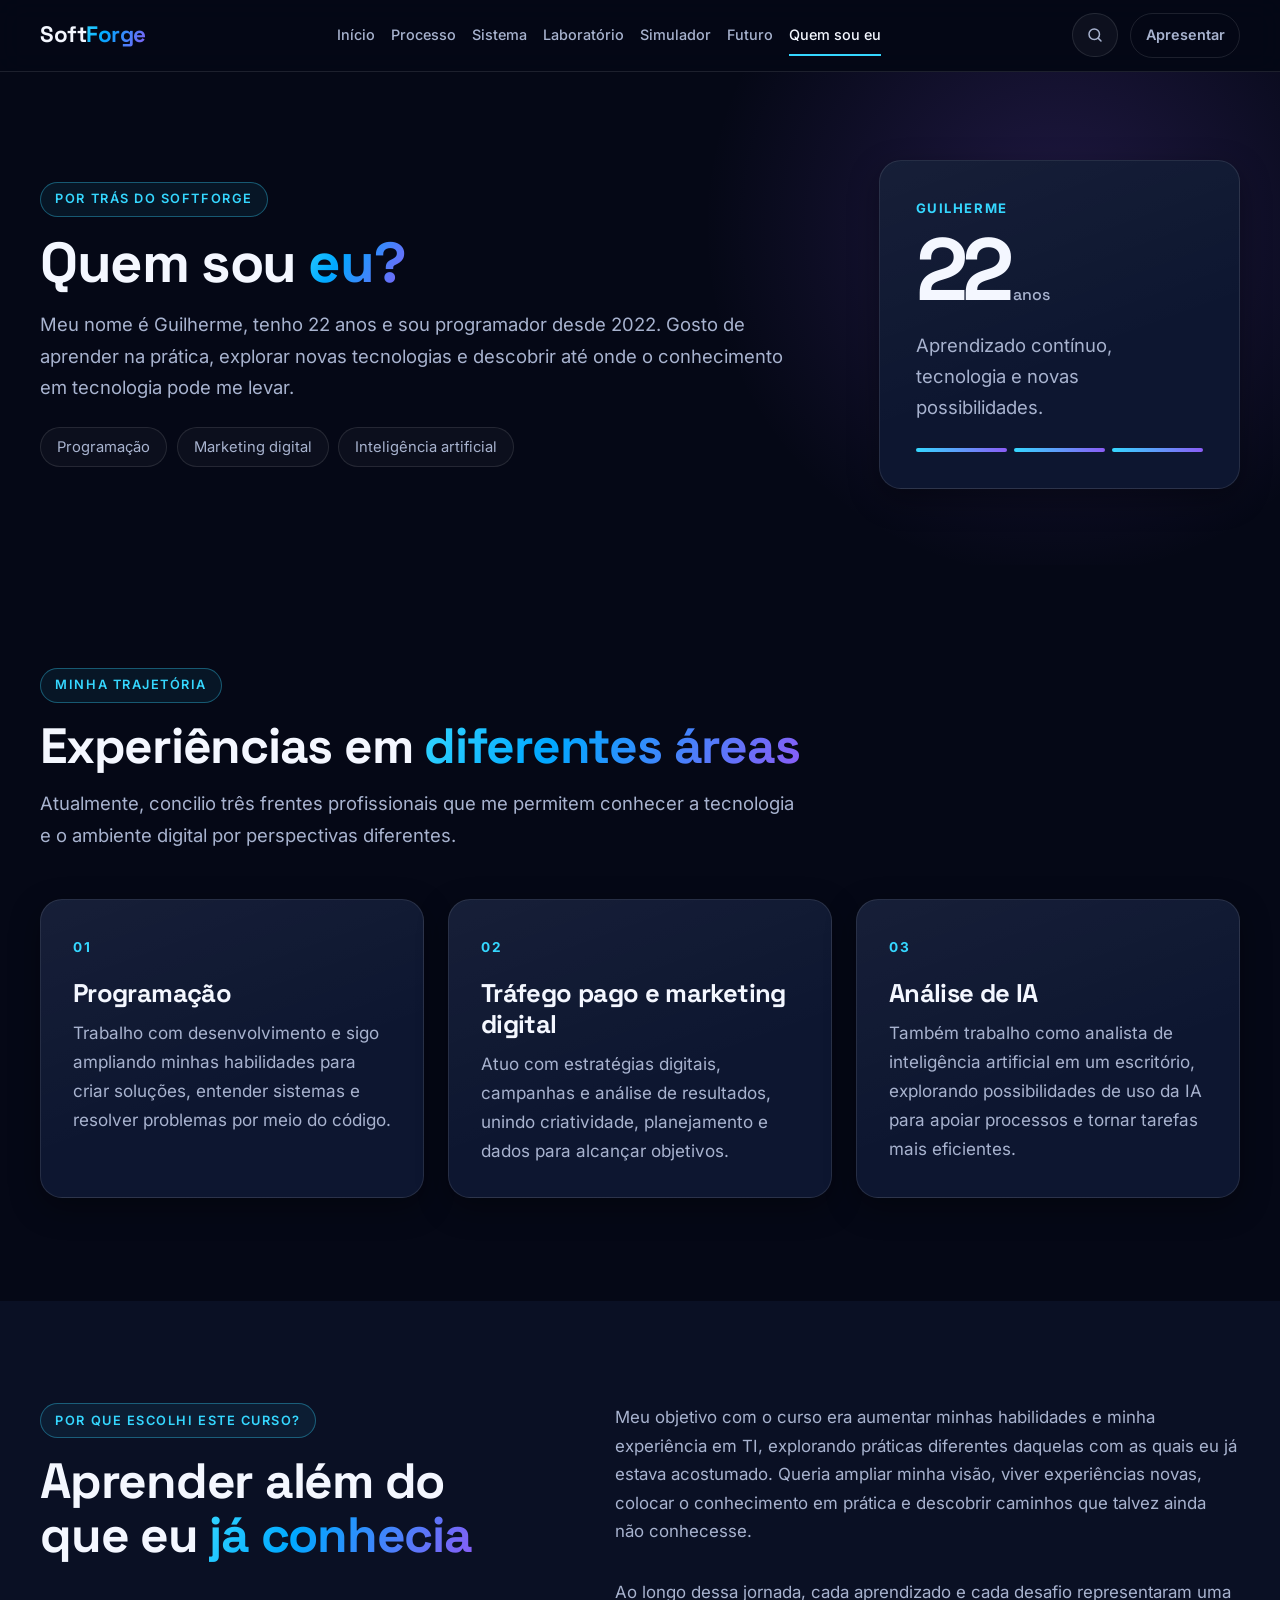
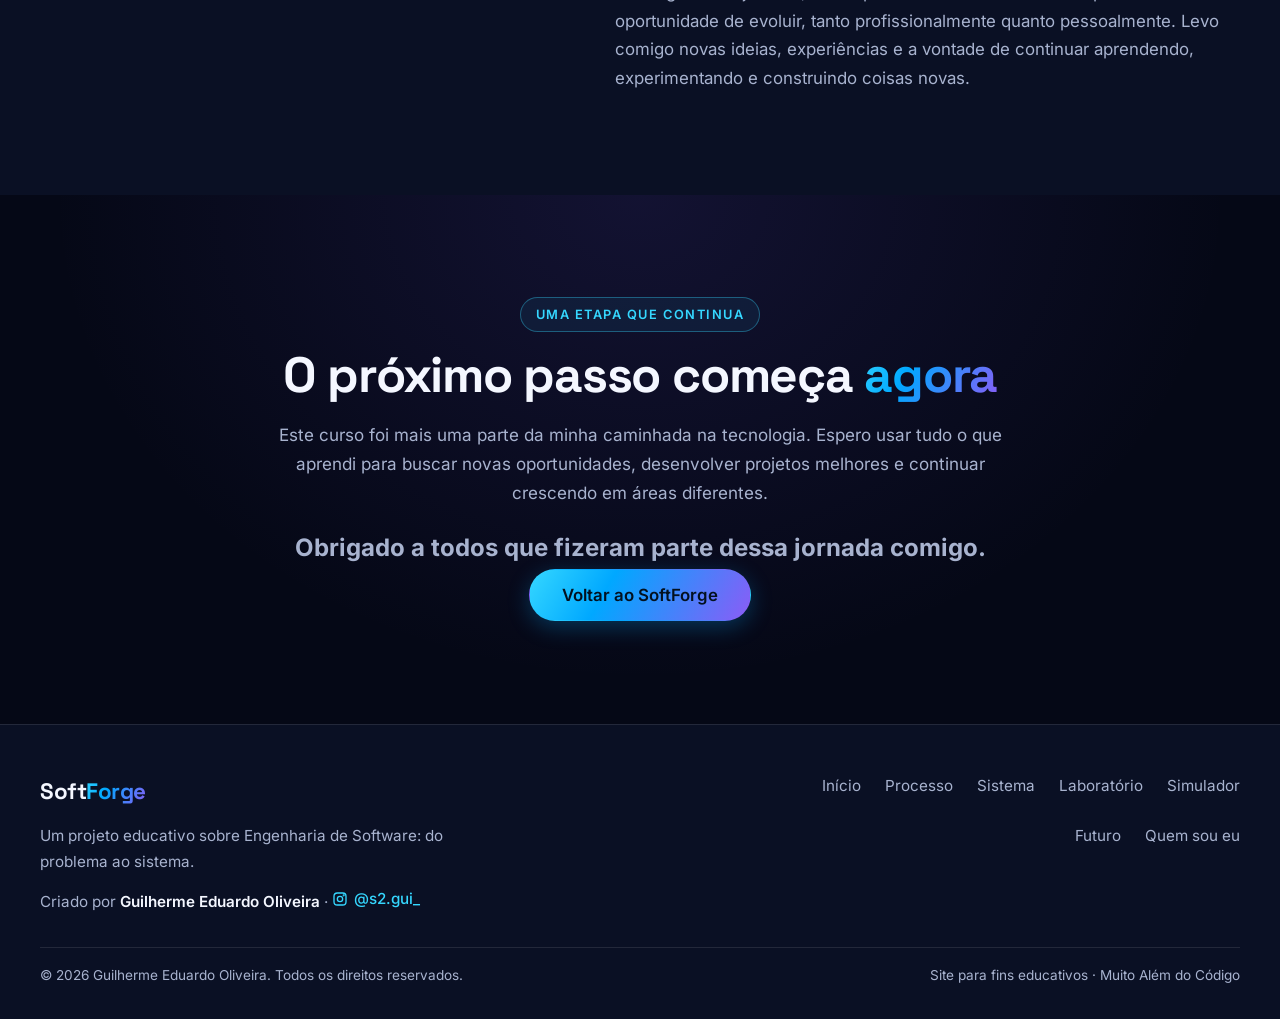
<file: pages/sobre.html>
<!DOCTYPE html>
<html lang="pt-BR">
<head>
<meta charset="utf-8">
<meta name="viewport" content="width=device-width, initial-scale=1, viewport-fit=cover">
<title>Quem sou eu | SoftForge</title>
<meta name="description" content="Conheça Guilherme, sua trajetória profissional e os objetivos que o levaram ao curso de Tecnologia da Informação.">
<!-- SoftForge social metadata -->
<link rel="icon" type="image/svg+xml" href="../assets/favicon.svg">
<meta name="theme-color" content="#050816">
<meta property="og:type" content="website">
<meta property="og:site_name" content="SoftForge">
<meta property="og:locale" content="pt_BR">
<meta property="og:title" content="Quem sou eu | SoftForge">
<meta property="og:description" content="A trajetória de Guilherme na programação, no marketing digital e na inteligência artificial.">
<!-- Troque SEU-DOMINIO pelo domínio HTTPS real após publicar o site. -->
<meta property="og:image" content="https://SEU-DOMINIO/assets/images/hero-software.webp">
<meta property="og:image:alt" content="Ilustração tecnológica do projeto SoftForge">
<meta name="twitter:card" content="summary_large_image">
<meta name="twitter:title" content="Quem sou eu | SoftForge">
<meta name="twitter:description" content="A trajetória de Guilherme na programação, no marketing digital e na inteligência artificial.">
<meta name="twitter:image" content="https://SEU-DOMINIO/assets/images/hero-software.webp">
<!-- /SoftForge social metadata -->


<link rel="stylesheet" href="../css/style.css"><link rel="stylesheet" href="../css/pages.css"><link rel="stylesheet" href="../css/responsive.css">
<noscript><style>
.site-header .nav { display:flex !important; position:static !important; visibility:visible !important; opacity:1 !important; transform:none !important; flex-wrap:wrap; height:auto; max-height:none; overflow:visible; }
.site-header__inner { height:auto; min-height:var(--header-h); flex-wrap:wrap; padding-block:.75rem; }
.site-header .nav__link { display:inline-flex; }
</style><div class="container" style="padding-block:.5rem;color:#a8b3cf;font-size:.9rem">JavaScript está desativado. O conteúdo e os links principais continuam disponíveis, mas os recursos interativos podem não funcionar.</div></noscript>
</head>
<body data-root="../" data-page="sobre">
<a class="skip-link" href="#conteudo">Pular para o conteúdo</a>
<div id="site-header">
<header class="site-header"><div class="container site-header__inner">
<a class="brand" href="../index.html" aria-label="SoftForge, página inicial">Soft<span class="text-gradient">Forge</span></a>
<nav class="nav" aria-label="Navegação principal">
<a class="nav__link" href="../index.html">Início</a><a class="nav__link" href="processo.html">Processo</a><a class="nav__link" href="sistema.html">Sistema</a><a class="nav__link" href="laboratorio.html">Laboratório</a><a class="nav__link" href="simulador.html">Simulador</a><a class="nav__link" href="futuro.html">Futuro</a><a class="nav__link" aria-current="page" href="sobre.html">Quem sou eu</a>
</nav></div></header></div>
<main id="conteudo">
<section class="page-hero profile-hero"><div class="container profile-hero__grid"><div><span class="eyebrow">Por trás do SoftForge</span><h1>Quem sou <span class="text-gradient">eu?</span></h1><p>Meu nome é Guilherme, tenho 22 anos e sou programador desde 2022. Gosto de aprender na prática, explorar novas tecnologias e descobrir até onde o conhecimento em tecnologia pode me levar.</p><div class="profile-tags"><span class="tag">Programação</span><span class="tag">Marketing digital</span><span class="tag">Inteligência artificial</span></div></div><aside class="profile-card card card--glow"><span class="profile-card__label">Guilherme</span><div class="profile-card__age">22<span> anos</span></div><p>Aprendizado contínuo, tecnologia e novas possibilidades.</p><div class="profile-card__line" aria-hidden="true"><span></span><span></span><span></span></div></aside></div></section>
<section class="section"><div class="container"><div class="section__header"><span class="eyebrow">Minha trajetória</span><h2>Experiências em <span class="text-gradient">diferentes áreas</span></h2><p>Atualmente, concilio três frentes profissionais que me permitem conhecer a tecnologia e o ambiente digital por perspectivas diferentes.</p></div><div class="grid grid--3 profile-work-grid"><article class="card card--static profile-work"><span class="profile-work__number">01</span><h3>Programação</h3><p>Trabalho com desenvolvimento e sigo ampliando minhas habilidades para criar soluções, entender sistemas e resolver problemas por meio do código.</p></article><article class="card card--static profile-work"><span class="profile-work__number">02</span><h3>Tráfego pago e marketing digital</h3><p>Atuo com estratégias digitais, campanhas e análise de resultados, unindo criatividade, planejamento e dados para alcançar objetivos.</p></article><article class="card card--static profile-work"><span class="profile-work__number">03</span><h3>Análise de IA</h3><p>Também trabalho como analista de inteligência artificial em um escritório, explorando possibilidades de uso da IA para apoiar processos e tornar tarefas mais eficientes.</p></article></div></div></section>
<section class="section section--alt"><div class="container profile-goal"><div><span class="eyebrow">Por que escolhi este curso?</span><h2>Aprender além do que eu <span class="text-gradient">já conhecia</span></h2></div><div class="profile-goal__copy"><p>Meu objetivo com o curso era aumentar minhas habilidades e minha experiência em TI, explorando práticas diferentes daquelas com as quais eu já estava acostumado. Queria ampliar minha visão, viver experiências novas, colocar o conhecimento em prática e descobrir caminhos que talvez ainda não conhecesse.</p><p>Ao longo dessa jornada, cada aprendizado e cada desafio representaram uma oportunidade de evoluir, tanto profissionalmente quanto pessoalmente. Levo comigo novas ideias, experiências e a vontade de continuar aprendendo, experimentando e construindo coisas novas.</p></div></div></section>
<section class="section profile-thanks"><div class="container text-center"><span class="eyebrow">Uma etapa que continua</span><h2>O próximo passo começa <span class="text-gradient">agora</span></h2><p>Este curso foi mais uma parte da minha caminhada na tecnologia. Espero usar tudo o que aprendi para buscar novas oportunidades, desenvolver projetos melhores e continuar crescendo em áreas diferentes.</p><p class="profile-thanks__final">Obrigado a todos que fizeram parte dessa jornada comigo.</p><a class="btn btn--primary btn--lg" href="../index.html">Voltar ao SoftForge</a></div></section>
</main>
<div id="site-footer">
<footer class="site-footer"><div class="container"><div class="site-footer__grid"><div><a class="brand" href="../index.html">Soft<span class="text-gradient">Forge</span></a><p>Um projeto educativo sobre Engenharia de Software: do problema ao sistema.</p><p class="site-footer__credit">Criado por <strong>Guilherme Eduardo Oliveira</strong> · <a class="site-footer__ig" href="https://www.instagram.com/s2.gui_/" target="_blank" rel="noopener noreferrer" aria-label="Instagram de Guilherme Eduardo Oliveira (abre em nova aba)"><svg viewBox="0 0 24 24" width="16" height="16" fill="none" stroke="currentColor" stroke-width="2" stroke-linecap="round" stroke-linejoin="round" aria-hidden="true"><rect x="3" y="3" width="18" height="18" rx="5"/><circle cx="12" cy="12" r="4"/><circle cx="17.5" cy="6.5" r=".6" fill="currentColor"/></svg>@s2.gui_</a></p></div><nav class="footer-links" aria-label="Navegação do rodapé"><a href="../index.html">Início</a><a href="processo.html">Processo</a><a href="sistema.html">Sistema</a><a href="laboratorio.html">Laboratório</a><a href="simulador.html">Simulador</a><a href="futuro.html">Futuro</a><a href="sobre.html">Quem sou eu</a></nav></div><div class="site-footer__copy"><span>© 2026 Guilherme Eduardo Oliveira. Todos os direitos reservados.</span><span>Site para fins educativos · Muito Além do Código</span></div></div></footer></div>
<script src="../js/main.js" defer></script>
</body></html>
</file>
<file: css/style.css>
/* Fontes locais: Inter licenciada sob SIL Open Font License; ver assets/fonts/LICENSE-Inter.txt */
@font-face { font-family: "Space Grotesk"; src: url("../assets/fonts/space-grotesk-latin-500-normal.woff2") format("woff2"); font-style: normal; font-weight: 500; font-display: swap; }
@font-face { font-family: "Space Grotesk"; src: url("../assets/fonts/space-grotesk-latin-700-normal.woff2") format("woff2"); font-style: normal; font-weight: 700; font-display: swap; }
@font-face { font-family: "Inter"; src: url("../assets/fonts/inter-latin-400-normal.woff2") format("woff2"); font-style: normal; font-weight: 400; font-display: swap; }
@font-face { font-family: "Inter"; src: url("../assets/fonts/inter-latin-500-normal.woff2") format("woff2"); font-style: normal; font-weight: 500; font-display: swap; }
@font-face { font-family: "Inter"; src: url("../assets/fonts/inter-latin-600-normal.woff2") format("woff2"); font-style: normal; font-weight: 600; font-display: swap; }
@font-face { font-family: "Inter"; src: url("../assets/fonts/inter-latin-700-normal.woff2") format("woff2"); font-style: normal; font-weight: 700; font-display: swap; }

/* ==========================================================================
   SoftForge — "Muito Além do Código"
   css/style.css: variáveis, reset, tipografia, botões, cartões e utilitários.
   Imagens ficam em ../assets/images/ (caminho relativo a este arquivo).
   ========================================================================== */

/* 1. VARIÁVEIS ------------------------------------------------------------ */
:root {
  /* Cores */
  --bg: #050816;
  --bg-2: #0a1024;
  --surface: #0d1630;
  --blue: #00a8ff;
  --cyan: #35d7ff;
  --purple: #8b5cf6;
  --magenta: #c026d3;
  --text: #f4f7ff;
  --text-2: #a8b3cf;
  --border: rgba(255, 255, 255, 0.1);
  --border-strong: rgba(53, 215, 255, 0.35);

  /* Gradientes */
  --grad-accent: linear-gradient(120deg, var(--cyan) 0%, var(--blue) 35%, var(--purple) 100%);
  --grad-hot: linear-gradient(120deg, var(--purple) 0%, var(--magenta) 100%);
  --grad-card: linear-gradient(160deg, rgba(255, 255, 255, 0.04), rgba(255, 255, 255, 0) 60%);

  /* Fontes */
  --font-title: "Space Grotesk", "Inter", system-ui, sans-serif;
  --font-body: "Inter", system-ui, -apple-system, "Segoe UI", sans-serif;

  /* Raios */
  --radius-sm: 8px;
  --radius: 14px;
  --radius-lg: 22px;
  --radius-pill: 999px;

  /* Sombras */
  --shadow-card: 0 10px 30px rgba(0, 0, 0, 0.35);
  --shadow-lift: 0 18px 44px rgba(0, 0, 0, 0.5);
  --glow-blue: 0 0 0 1px rgba(0, 168, 255, 0.45), 0 0 24px rgba(0, 168, 255, 0.35);
  --glow-purple: 0 0 24px rgba(139, 92, 246, 0.35);

  /* Espaçamentos */
  --space-1: 0.25rem;
  --space-2: 0.5rem;
  --space-3: 0.75rem;
  --space-4: 1rem;
  --space-5: 1.5rem;
  --space-6: 2rem;
  --space-7: 3rem;
  --space-8: 4.5rem;
  --space-9: 7rem;

  /* Layout e movimento */
  --container: 1280px;
  --gutter: clamp(1.25rem, 4vw, 2.5rem);
  --header-h: 72px;
  --section-y: clamp(4rem, 8vw, 6.5rem);
  --measure: 760px;
  --ease: cubic-bezier(0.22, 0.8, 0.3, 1);
  --t-fast: 0.18s var(--ease);
  --t: 0.3s var(--ease);
}

/* 2. RESET ---------------------------------------------------------------- */
*, *::before, *::after { box-sizing: border-box; }
* { margin: 0; }
html {
  -webkit-text-size-adjust: 100%;
  scroll-behavior: smooth;
  scroll-padding-top: calc(var(--header-h) + var(--space-4));
}
img, svg, video { display: block; max-width: 100%; height: auto; }
button, input, textarea, select { font: inherit; color: inherit; }
button { cursor: pointer; background: none; border: 0; }
ul, ol { padding: 0; list-style: none; }

/* 3. BASE E TIPOGRAFIA ---------------------------------------------------- */
body {
  min-height: 100vh;
  background: var(--bg);
  color: var(--text);
  font-family: var(--font-body);
  font-size: 1.0625rem;
  line-height: 1.7;
  -webkit-font-smoothing: antialiased;
  text-rendering: optimizeLegibility;
}

h1, h2, h3, h4 {
  font-family: var(--font-title);
  font-weight: 700;
  line-height: 1.08;
  letter-spacing: -0.025em;
  color: var(--text);
}
h1 { font-size: clamp(2.6rem, 6.2vw, 5rem); }
h2 { font-size: clamp(2rem, 4vw, 3.1rem); }
h3 { font-size: clamp(1.25rem, 2vw, 1.6rem); line-height: 1.2; }
h4 { font-size: 1.05rem; line-height: 1.3; }

p { color: var(--text-2); max-width: 65ch; }
p + p { margin-top: var(--space-4); }
strong { color: var(--text); font-weight: 600; }

a {
  color: var(--cyan);
  text-decoration: none;
  transition: color var(--t-fast);
}
a:hover { color: var(--text); }

::selection { background: rgba(0, 168, 255, 0.35); color: var(--text); }

/* 4. LAYOUT --------------------------------------------------------------- */
.container {
  width: 100%;
  max-width: var(--container);
  margin-inline: auto;
  padding-inline: var(--gutter);
}
.section { padding-block: var(--section-y); position: relative; }
.section--alt { background: var(--bg-2); }
.section__header { max-width: var(--measure); margin-bottom: var(--space-7); }
.section__header p { margin-top: var(--space-4); font-size: 1.15rem; }
.stack > * + * { margin-top: var(--space-4); }
.grid { display: grid; gap: var(--space-5); }
.grid--2 { grid-template-columns: repeat(2, minmax(0, 1fr)); }
.grid--3 { grid-template-columns: repeat(3, minmax(0, 1fr)); }

/* 5. BOTÕES --------------------------------------------------------------- */
.btn {
  display: inline-flex;
  align-items: center;
  justify-content: center;
  gap: var(--space-2);
  padding: 0.85rem 1.6rem;
  border-radius: var(--radius-pill);
  border: 1px solid transparent;
  font-family: var(--font-body);
  font-weight: 600;
  font-size: 1rem;
  line-height: 1;
  text-decoration: none;
  white-space: nowrap;
  transition: transform var(--t-fast), box-shadow var(--t), background var(--t), border-color var(--t), color var(--t);
}
.btn:hover { transform: translateY(-2px); }
.btn:active { transform: translateY(0); }

.btn--primary {
  background: var(--grad-accent);
  color: #03111f;
  box-shadow: 0 6px 22px rgba(0, 168, 255, 0.28);
}
.btn--primary:hover { color: #03111f; box-shadow: var(--glow-blue); }

.btn--secondary {
  background: rgba(255, 255, 255, 0.04);
  color: var(--text);
  border-color: var(--border);
}
.btn--secondary:hover {
  color: var(--text);
  border-color: var(--border-strong);
  background: rgba(53, 215, 255, 0.08);
}
.btn--lg { padding: 1.05rem 2rem; font-size: 1.05rem; }
.btn-group { display: flex; flex-wrap: wrap; gap: var(--space-3); }

/* 6. CARTÕES -------------------------------------------------------------- */
.card {
  position: relative;
  background: var(--grad-card), var(--surface);
  border: 1px solid var(--border);
  border-radius: var(--radius-lg);
  padding: var(--space-6);
  box-shadow: var(--shadow-card);
  transition: transform var(--t), border-color var(--t), box-shadow var(--t);
}
.card:hover {
  transform: translateY(-4px);
  border-color: var(--border-strong);
  box-shadow: var(--shadow-lift);
}
.card--static:hover { transform: none; border-color: var(--border); box-shadow: var(--shadow-card); }
.card--glow:hover { box-shadow: var(--shadow-lift), var(--glow-purple); }
.card h3 { margin-bottom: var(--space-3); }

/* 7. MÍDIA (imagens do projeto) ------------------------------------------ */
/* Imagem sobre cartão escuro, cantos arredondados e borda discreta (Arquitetura) */
.media-card {
  background: var(--surface);
  border: 1px solid var(--border);
  border-radius: var(--radius-lg);
  padding: clamp(0.5rem, 1.5vw, 1rem);
  box-shadow: var(--shadow-card);
}
.media-card img { width: 100%; height: auto; border-radius: var(--radius); border: 1px solid var(--border); }

/* Imagem com sobreposição escura suave (Inteligência Artificial) */
.media-overlay { position: relative; border-radius: var(--radius-lg); overflow: hidden; border: 1px solid var(--border); }
.media-overlay img { width: 100%; height: auto; }
.media-overlay::after {
  content: "";
  position: absolute;
  inset: 0;
  pointer-events: none;
  background: linear-gradient(180deg, rgba(5, 8, 22, 0.1) 0%, rgba(5, 8, 22, 0.55) 100%);
}

/* 8. GRADIENTES, FUNDOS E UTILITÁRIOS ------------------------------------ */
.text-gradient {
  background: var(--grad-accent);
  -webkit-background-clip: text;
  background-clip: text;
  -webkit-text-fill-color: transparent;
  color: transparent;
}
.text-gradient--hot { background-image: var(--grad-hot); }
.text-muted { color: var(--text-2); }
.text-center { text-align: center; }

.bg-main { background: var(--bg); }
.bg-secondary { background: var(--bg-2); }
.bg-surface { background: var(--surface); }

/* Fundo decorativo: use só em seções especiais, não em todas */
.bg-ambient {
  background-image:
    linear-gradient(180deg, rgba(5, 8, 22, 0.82) 0%, rgba(5, 8, 22, 0.6) 50%, rgba(5, 8, 22, 0.9) 100%),
    url("../assets/images/ambient-background.webp");
  background-size: cover;
  background-position: center;
  background-repeat: no-repeat;
}

.eyebrow {
  display: inline-block;
  margin-bottom: var(--space-4);
  padding: 0.35rem 0.9rem;
  border: 1px solid var(--border-strong);
  border-radius: var(--radius-pill);
  background: rgba(53, 215, 255, 0.07);
  color: var(--cyan);
  font-size: 0.8rem;
  font-weight: 600;
  letter-spacing: 0.12em;
  text-transform: uppercase;
}

.divider { height: 1px; border: 0; background: linear-gradient(90deg, transparent, var(--border), transparent); }

.sr-only {
  position: absolute; width: 1px; height: 1px; padding: 0; margin: -1px;
  overflow: hidden; clip: rect(0, 0, 0, 0); white-space: nowrap; border: 0;
}

/* 9. ACESSIBILIDADE ------------------------------------------------------- */
:focus { outline: none; }
:focus-visible {
  outline: 2px solid var(--cyan);
  outline-offset: 3px;
  border-radius: var(--radius-sm);
}
.skip-link {
  position: absolute; left: var(--space-4); top: -100px; z-index: 200;
  padding: 0.7rem 1.1rem; background: var(--cyan); color: #03111f;
  font-weight: 600; border-radius: var(--radius-sm);
}
.skip-link:focus { top: var(--space-4); color: #03111f; }

/* 10. MOVIMENTO REDUZIDO -------------------------------------------------- */
@media (prefers-reduced-motion: reduce) {
  html { scroll-behavior: auto; }
  *, *::before, *::after {
    animation-duration: 0.01ms !important;
    animation-iteration-count: 1 !important;
    transition-duration: 0.01ms !important;
  }
  .btn:hover, .card:hover { transform: none; }
}
</file>
<file: css/pages.css>
/* SoftForge — css/pages.css: cabeçalho, Hero, seções e rodapé */
:root { color-scheme: dark; }
html, body { overflow-x: clip; }
body { padding-bottom: env(safe-area-inset-bottom, 0px); }

/* Cabeçalho */
.site-header { position: sticky; top: env(safe-area-inset-top, 0px); z-index: 100; height: var(--header-h);
  background: rgba(5, 8, 22, .78); -webkit-backdrop-filter: blur(14px); backdrop-filter: blur(14px); border-bottom: 1px solid var(--border); }
.site-header__inner { height: 100%; display: flex; align-items: center; justify-content: space-between; gap: var(--space-5); }
.brand { font-family: var(--font-title); font-weight: 700; font-size: 1.4rem; letter-spacing: -.02em; color: var(--text); }
.brand:hover { color: var(--text); }
.nav { display: flex; align-items: center; gap: var(--space-5); }
.nav__link { color: var(--text-2); font-size: .95rem; font-weight: 500; padding-block: var(--space-2); }
.nav__link:hover, .nav__link[aria-current="page"] { color: var(--text); }
.nav .btn { padding: .65rem 1.3rem; font-size: .95rem; }

/* Hero */
.hero { position: relative; overflow: hidden; display: flex; align-items: center;
  min-height: min(calc(100svh - var(--header-h)), 820px); padding-block: clamp(2.5rem, 6vw, 5rem); }
.hero::before { content: ""; position: absolute; right: -8%; top: 50%; width: 62%; aspect-ratio: 1; transform: translateY(-50%);
  background: radial-gradient(closest-side, rgba(139, 92, 246, .24), rgba(0, 168, 255, .08) 60%, transparent); pointer-events: none; }
.hero__grid { position: relative; display: grid; grid-template-columns: minmax(0, .92fr) minmax(0, 1.08fr); align-items: center; gap: clamp(2rem, 4vw, 4rem); }
.hero__content > * + * { margin-top: var(--space-5); }
.hero h1 { font-size: clamp(2.5rem, 4.8vw, 4.4rem); text-wrap: balance; }
.hero__lead { font-size: 1.2rem; max-width: 52ch; }
.hero__media { align-self: center; }
.hero__image { width: 100%; height: auto; object-fit: contain; border-radius: var(--radius-lg); border: 1px solid var(--border); box-shadow: var(--shadow-lift), var(--glow-purple); }
.stats { display: flex; flex-wrap: wrap; gap: var(--space-6); }
.stats b { display: block; font: 700 1.9rem/1.1 var(--font-title); color: var(--text); }
.stats small { color: var(--text-2); font-size: .9rem; }

/* Anatomia */
.split { display: grid; grid-template-columns: 1.15fr .85fr; gap: clamp(2rem, 5vw, 4.5rem); align-items: center; }
.tag-list { display: flex; flex-wrap: wrap; gap: var(--space-2); margin-top: var(--space-5); }
.tag { padding: .4rem 1rem; border: 1px solid var(--border); border-radius: var(--radius-pill); background: rgba(255,255,255,.03); color: var(--text-2); font-size: .92rem; }

/* IA */
.media-overlay { max-width: 1040px; margin-inline: auto; }
.cards-ai { margin-top: var(--space-6); }
.cards-ai .card { display: flex; flex-direction: column; padding: var(--space-6); }
.cards-ai .card h3 { font-size: 1.3rem; margin-bottom: var(--space-3); }
.cards-ai .card p { font-size: 1rem; }

/* Final */
.final { padding-block: clamp(4rem, 8vw, 6rem); }
.final h2 { max-width: 20ch; margin-inline: auto; text-wrap: balance; }
.final p { margin: var(--space-4) auto var(--space-6); }
.final .btn-group { justify-content: center; }

/* Rodapé */
.site-footer { padding-block: var(--space-7) var(--space-6); border-top: 1px solid var(--border); background: var(--bg-2); }
.site-footer__grid { display: grid; grid-template-columns: 1.5fr 1fr; gap: var(--space-6); align-items: start; }
.site-footer p { font-size: .95rem; margin-top: var(--space-3); max-width: 46ch; }
.footer-links { display: flex; flex-wrap: wrap; gap: var(--space-5); justify-content: flex-end; }
.footer-links a { color: var(--text-2); font-size: .95rem; }
.footer-links a:hover { color: var(--text); }
.site-footer__copy { margin-top: var(--space-6); padding-top: var(--space-4); border-top: 1px solid var(--border); font-size: .85rem; color: var(--text-2); }

/* Menu e navegação entre páginas */
.nav-toggle { display: none; width: 46px; height: 46px; flex-direction: column; align-items: center; justify-content: center; gap: 5px;
  border: 1px solid var(--border); border-radius: var(--radius-sm); background: rgba(255,255,255,.04); }
.nav-toggle span { width: 20px; height: 2px; border-radius: 2px; background: var(--text); transition: transform var(--t-fast), opacity var(--t-fast); }
.nav-toggle[aria-expanded="true"] span:nth-child(1) { transform: translateY(7px) rotate(45deg); }
.nav-toggle[aria-expanded="true"] span:nth-child(2) { opacity: 0; }
.nav-toggle[aria-expanded="true"] span:nth-child(3) { transform: translateY(-7px) rotate(-45deg); }
.nav__link[aria-current="page"] { color: var(--text); box-shadow: inset 0 -2px 0 var(--cyan); }
.section-cta { margin-top: var(--space-6); }

/* Páginas internas */
.page-hero { padding-block: clamp(3rem, 7vw, 5.5rem) var(--space-6); position: relative; overflow: hidden; }
.page-hero::before { content: ""; position: absolute; right: -10%; top: -40%; width: 55%; aspect-ratio: 1; pointer-events: none;
  background: radial-gradient(closest-side, rgba(139,92,246,.2), transparent); }
.page-hero .container { position: relative; }
.page-hero h1 { font-size: clamp(2.2rem, 4.4vw, 3.6rem); text-wrap: balance; max-width: 22ch; }
.page-hero p { margin-top: var(--space-4); font-size: 1.15rem; max-width: var(--measure); }
.steps { counter-reset: s; display: grid; grid-template-columns: repeat(auto-fit, minmax(260px, 1fr)); gap: var(--space-5); }
.steps .card::before { counter-increment: s; content: counter(s, decimal-leading-zero); display: block; margin-bottom: var(--space-3);
  font: 700 .9rem var(--font-title); letter-spacing: .1em; color: var(--cyan); }
.notice { max-width: var(--measure); border-style: dashed; border-color: var(--border-strong); }
.notice h2 { font-size: 1.5rem; margin-bottom: var(--space-3); }

/* Cabeçalho interativo e busca */
.header-tools { display: flex; align-items: center; gap: var(--space-3); }
.search-btn { display: inline-flex; align-items: center; gap: .5rem; min-height: 44px; padding: 0 1rem; border: 1px solid var(--border); border-radius: var(--radius-pill);
  background: rgba(255,255,255,.04); color: var(--text-2); font-size: .92rem; transition: border-color var(--t), color var(--t); }
.search-btn:hover { border-color: var(--border-strong); color: var(--text); }
.scroll-progress { position: absolute; left: 0; bottom: -1px; width: 100%; height: 2px; background: var(--grad-accent); transform: scaleX(0); transform-origin: left; }
.site-header { transition: background var(--t), box-shadow var(--t); }
.site-header.is-scrolled { background: rgba(5,8,22,.94); box-shadow: 0 8px 24px rgba(0,0,0,.35); }
dialog.search { width: min(640px, calc(100% - 2rem)); margin: 12vh auto auto; padding: 0; color: var(--text); background: var(--surface);
  border: 1px solid var(--border-strong); border-radius: var(--radius-lg); box-shadow: var(--shadow-lift), var(--glow-purple); }
dialog.search::backdrop { background: rgba(5,8,22,.72); -webkit-backdrop-filter: blur(4px); backdrop-filter: blur(4px); }
.search__bar { display: flex; gap: var(--space-3); align-items: center; padding: var(--space-4); border-bottom: 1px solid var(--border); }
.search__bar input { flex: 1; min-width: 0; border: 0; outline: 0; background: transparent; color: var(--text); font-size: 1.1rem; }
.search__close { padding: .35rem .7rem; border: 1px solid var(--border); border-radius: var(--radius-sm); color: var(--text-2); font-size: .8rem; }
.search__list { max-height: 50vh; overflow: auto; padding: var(--space-2); }
.search__list a { display: flex; flex-direction: column; padding: .75rem 1rem; border-radius: var(--radius-sm); color: var(--text); }
.search__list a small { color: var(--text-2); }
.search__list a:hover, .search__list a:focus-visible { background: rgba(53,215,255,.1); }
.search__empty { padding: 1rem; color: var(--text-2); }

/* Laboratório */
.lab { display: grid; grid-template-columns: 1.5fr 1fr; gap: var(--space-5); align-items: start; }
.lab__stage { padding: var(--space-4); }
.lab svg { width: 100%; height: auto; }
.n { cursor: pointer; }
.n rect { fill: var(--surface); stroke: rgba(255,255,255,.2); stroke-width: 1.5; transition: stroke .25s, fill .25s, filter .25s; }
.n text { fill: var(--text); font: 600 13.5px var(--font-body); text-anchor: middle; pointer-events: none; }
.n .s { fill: var(--text-2); font-weight: 400; font-size: 12px; }
.n:hover rect { stroke: var(--cyan); }
.n.is-sel rect { stroke: var(--cyan); filter: drop-shadow(0 0 8px rgba(53,215,255,.5)); }
.n.is-active rect { fill: #10305a; stroke: var(--blue); }
.n.is-ok rect { stroke: #34d399; } .n.is-warn rect { stroke: #fbbf24; } .n.is-err rect { stroke: #f87171; fill: #3a1220; }
.n:focus-visible { outline: none; } .n:focus-visible rect { stroke: #fff; stroke-width: 3; }
.e { stroke: rgba(53,215,255,.45); stroke-width: 2; fill: none; } .e.d { stroke-dasharray: 6 6; }
.dg { transition: transform .6s var(--ease), opacity .25s; } .dot { fill: var(--cyan); filter: drop-shadow(0 0 6px var(--cyan)); }
.chips { display: flex; flex-wrap: wrap; gap: var(--space-2); margin: var(--space-4) 0; }
.chip { min-height: 44px; padding: 0 1rem; border: 1px solid var(--border); border-radius: var(--radius-pill); background: rgba(255,255,255,.03); color: var(--text-2); font-size: .92rem; }
.chip[aria-pressed="true"] { border-color: var(--cyan); color: var(--text); background: rgba(53,215,255,.12); }
.sim { display: flex; flex-wrap: wrap; gap: var(--space-3); align-items: end; }
.sim label { display: flex; flex-direction: column; gap: .35rem; font-size: .9rem; color: var(--text-2); }
.sim select { min-height: 48px; padding: 0 .9rem; color: var(--text); background: var(--bg-2); border: 1px solid var(--border); border-radius: var(--radius-sm); }
.sim .btn:disabled, .stg .btn:disabled { opacity: .5; cursor: not-allowed; transform: none; }
.log { min-height: 2rem; margin: var(--space-4) 0 0; padding: 0; list-style: none; font-size: .95rem; }
.log li { margin-bottom: .35rem; padding: .45rem .8rem; border-left: 3px solid var(--blue); background: rgba(255,255,255,.04); color: var(--text); }
.log li.ok { border-color: #34d399; } .log li.warn { border-color: #fbbf24; } .log li.err { border-color: #f87171; }
.result { margin-top: var(--space-3); padding: var(--space-4); border: 1px solid; border-radius: var(--radius); font-weight: 600; }
.result.ok { color: #6ee7b7; border-color: #34d399; } .result.err { color: #fca5a5; border-color: #f87171; } .result.warn { color: #fcd34d; border-color: #fbbf24; }
.lab__note { margin-top: var(--space-3); font-size: .9rem; }
.lab__panel h4, .stg__panel h4 { margin: var(--space-4) 0 var(--space-2); font-size: .8rem; letter-spacing: .12em; text-transform: uppercase; color: var(--cyan); }
.lab__panel ul, .stg__panel ul { padding-left: 1.1rem; list-style: disc; color: var(--text-2); }

/* Explorador de etapas */
.stg { display: grid; grid-template-columns: 290px 1fr; gap: var(--space-5); align-items: start; }
.stg__tabs { display: flex; flex-direction: column; gap: var(--space-2); }
.stg__tab { display: flex; align-items: center; gap: .8rem; min-height: 50px; padding: 0 1rem; text-align: left; border: 1px solid var(--border); border-radius: var(--radius); background: rgba(255,255,255,.03); color: var(--text-2); transition: border-color var(--t), background var(--t), color var(--t); }
.stg__tab b { font: 700 .85rem var(--font-title); color: var(--cyan); }
.stg__tab:hover { border-color: var(--border-strong); color: var(--text); }
.stg__tab[aria-selected="true"] { border-color: var(--cyan); color: var(--text); background: rgba(53,215,255,.1); }
.stg__panel h2 { margin-bottom: var(--space-3); font-size: clamp(1.7rem, 3vw, 2.3rem); }
.mist { padding-left: var(--space-4); border-left: 3px solid #f87171; }
.stg__nav { display: flex; gap: var(--space-3); margin-top: var(--space-5); }
.versus .card h3 { margin-bottom: var(--space-3); } .versus ol { padding-left: 1.4rem; list-style: decimal; color: var(--text-2); }

/* Impressão */
@media print { .site-header, .site-footer, .skip-link { display: none !important; } body { background: #fff; } }

/* Página Sobre */
.about-details { display: grid; gap: .85rem; margin-top: 1.25rem; }
.about-details > div { padding-bottom: .75rem; border-bottom: 1px solid var(--border); }
.about-details dt { color: var(--cyan); font-size: .85rem; font-weight: 600; letter-spacing: .04em; text-transform: uppercase; }
.about-details dd { color: var(--text); margin-top: .15rem; overflow-wrap: anywhere; }
.about-note { margin-top: 1rem; font-size: .9rem; }


/* Simulador de decisões */
.sim-intro { margin-bottom: var(--space-5); }
.sim-intro h2 { margin-block: .6rem; }
.sim-form { display: grid; grid-template-columns: repeat(2, minmax(0, 1fr)); gap: var(--space-5); margin-top: var(--space-5); }
.sim-choice { min-width: 0; display: flex; flex-direction: column; gap: .75rem; }
.sim-choice legend { padding-inline: .25rem; color: var(--cyan); font-family: var(--font-title); font-size: 1.3rem; font-weight: 700; }
.sim-choice > p { margin-bottom: .35rem; }
.sim-choice label { display: flex; gap: .7rem; align-items: flex-start; padding: .85rem; border: 1px solid var(--border); border-radius: var(--radius); cursor: pointer; transition: border-color var(--t), background var(--t); }
.sim-choice label:has(input:checked) { border-color: var(--blue); background: rgba(0,168,255,.09); }
.sim-choice input { margin-top: .4rem; accent-color: var(--blue); flex: 0 0 auto; }
.sim-choice label span { display: grid; gap: .2rem; }
.sim-choice label strong { font-size: .98rem; }
.sim-choice label small { color: var(--text-2); line-height: 1.5; }
.sim-form > .btn-group { grid-column: 1 / -1; }
.sim-result { margin-top: var(--space-6); }
.sim-result h2 { margin-block: .5rem; font-size: clamp(1.7rem, 4vw, 2.5rem); }
.sim-metrics { display: grid; grid-template-columns: repeat(2,minmax(0,1fr)); gap: 1rem; margin-block: var(--space-5); }
.sim-metric > div:first-child { display:flex; justify-content:space-between; gap:1rem; font-size:.95rem; }
.sim-metric strong { color:var(--text); }
.sim-meter { height: .55rem; background:rgba(255,255,255,.08); border-radius:999px; overflow:hidden; margin-top:.4rem; }
.sim-meter span { display:block; height:100%; background:var(--grad-accent); border-radius:inherit; }
.sim-decisions { list-style:disc; padding-left:1.25rem; color:var(--text-2); margin-block:.75rem; }
.sim-disclaimer { margin-top:var(--space-4); font-size:.9rem; }
[hidden] { display:none !important; }

/* Modo de apresentação */
.presentation-controls { position:fixed; z-index:1000; top:1rem; right:1rem; display:flex; gap:.5rem; padding:.5rem; border:1px solid var(--border); border-radius:var(--radius-pill); background:rgba(5,8,22,.94); box-shadow:var(--shadow-card); }
.presentation-controls button { padding:.55rem .8rem; border-radius:var(--radius-pill); color:var(--text); border:1px solid var(--border); }
.presentation-controls button:hover { border-color:var(--cyan); }
body.presentation-mode .site-header, body.presentation-mode .site-footer { display:none !important; }
body.presentation-mode main { padding-top:1rem; }
body.presentation-mode .section, body.presentation-mode .page-hero { min-height:75vh; display:flex; align-items:center; }
body.presentation-mode .container { max-width:1400px; }
body.presentation-mode .card { box-shadow:none; }

.present-btn { padding:.55rem .9rem; border:1px solid var(--border); border-radius:var(--radius-pill); color:var(--text-2); font-size:.9rem; font-weight:600; white-space:nowrap; }
.present-btn:hover, .present-btn[aria-pressed="true"] { color:var(--text); border-color:var(--border-strong); background:rgba(0,168,255,.08); }
.presentation-counter { display:flex; align-items:center; padding-inline:.35rem; color:var(--text-2); font-variant-numeric:tabular-nums; white-space:nowrap; }

.lab__hint { display: none; }

/* Créditos e direitos autorais */
.hero__note { max-width: 52ch; padding: .85rem 1rem; border-left: 3px solid var(--cyan); border-radius: 0 var(--radius-sm) var(--radius-sm) 0; background: rgba(53,215,255,.06); font-size: .95rem; color: var(--text-2); }
.hero__note strong { color: var(--text); }
.site-footer__credit { max-width: none; margin-top: var(--space-3); font-size: .95rem; color: var(--text-2); }
.site-footer__credit strong { color: var(--text); font-weight: 600; }
.site-footer__ig { display: inline-flex; align-items: center; gap: .35rem; min-height: 24px; font-weight: 500; color: var(--cyan); }
.site-footer__ig:hover { color: var(--text); text-decoration: underline; }
.site-footer__copy { display: flex; flex-wrap: wrap; justify-content: space-between; gap: var(--space-2) var(--space-5); }


/* Página Quem sou eu */
.profile-hero { padding-bottom: clamp(3rem, 6vw, 5rem); }
.profile-hero__grid { display:grid; grid-template-columns:minmax(0,1.5fr) minmax(240px,.7fr); gap:clamp(2rem,5vw,5rem); align-items:center; }
.profile-hero__grid > div > p { margin-top:var(--space-4); font-size:1.15rem; max-width:62ch; color:var(--text-2); }
.profile-tags { display:flex; flex-wrap:wrap; gap:.6rem; margin-top:1.5rem; }
.profile-card { padding:clamp(1.5rem,3vw,2.25rem); min-height:260px; display:flex; flex-direction:column; justify-content:center; }
.profile-card__label { color:var(--cyan); text-transform:uppercase; font-size:.82rem; font-weight:700; letter-spacing:.12em; }
.profile-card__age { margin-top:.4rem; font-family:var(--font-title,inherit); font-size:clamp(3.5rem,7vw,5.5rem); line-height:1; font-weight:700; letter-spacing:-.06em; }
.profile-card__age span { font-size:1rem; font-weight:500; letter-spacing:0; color:var(--text-2); }
.profile-card p { margin-top:1rem; color:var(--text-2); }
.profile-card__line { display:flex; gap:.45rem; margin-top:1.5rem; }
.profile-card__line span { height:4px; border-radius:99px; background:linear-gradient(90deg,var(--cyan),var(--purple)); flex:1; }
.profile-work { position:relative; overflow:hidden; }
.profile-work__number { display:inline-block; margin-bottom:1.2rem; color:var(--cyan); font-size:.85rem; font-weight:700; letter-spacing:.12em; }
.profile-work h3 { margin-bottom:.65rem; }
.profile-work p, .profile-goal__copy p, .profile-thanks > .container > p { color:var(--text-2); }
.profile-goal { display:grid; grid-template-columns:minmax(0,.9fr) minmax(0,1.1fr); gap:clamp(2rem,5vw,5rem); align-items:start; }
.profile-goal h2 { max-width:14ch; }
.profile-goal__copy { display:grid; gap:1rem; font-size:1.05rem; }
.profile-thanks { background:radial-gradient(ellipse at 50% 0%,rgba(103,80,220,.14),transparent 65%); }
.profile-thanks > .container { max-width:850px; }
.profile-thanks > .container > p { max-width:68ch; margin:1.25rem auto 0; }
.profile-thanks .profile-thanks__final { margin-top:2rem; margin-bottom:2rem; color:var(--text); font-size:clamp(1.15rem,2.5vw,1.5rem); font-weight:700; }
@media (max-width:760px) { .profile-hero__grid,.profile-goal { grid-template-columns:1fr; } .profile-card { min-height:200px; } .profile-goal h2 { max-width:20ch; } }
</file>
<file: css/responsive.css>
/* SoftForge — css/responsive.css (referência: 1440, 768 e 390 px) */
@media (max-width: 1100px) {
  .hero__grid { gap: var(--space-6); }
  .split { grid-template-columns: 1fr 1fr; }
}
/* Cabeçalho compacto: mantém o menu visível no topo até 981 px */
@media (max-width: 1280px) and (min-width: 981px) {
  .site-header__inner { gap: var(--space-4); }
  .nav { gap: var(--space-4); }
  .nav__link { font-size: .9rem; }
  .search-btn { width: 46px; padding: 0; justify-content: center; }
  .search-btn span { display: none; }
}
@media (max-width: 980px) { /* menu móvel */
  .nav-toggle { display: flex; }
  .nav { display: none; position: absolute; top: var(--header-h); left: 0; right: 0; flex-direction: column; align-items: stretch; gap: 0;
    padding: var(--space-2) var(--gutter) var(--space-5); background: rgba(5, 8, 22, .97); border-bottom: 1px solid var(--border); }
  .nav.is-open { display: flex; }
  .nav__link { display: flex; align-items: center; min-height: 48px; font-size: 1.05rem; border-bottom: 1px solid var(--border); box-shadow: none; }
  .nav__link[aria-current="page"] { color: var(--cyan); box-shadow: none; }
}
@media (max-width: 900px) { /* tablet */
  :root { --section-y: clamp(3rem, 8vw, 4.5rem); }
  .hero { min-height: 0; }
  .hero__grid, .split, .grid--2, .grid--3, .site-footer__grid { grid-template-columns: 1fr; }
  .hero__lead { max-width: 60ch; }
  .grid--3 { gap: var(--space-4); }
  .footer-links { justify-content: flex-start; }
}
@media (max-width: 560px) { /* celular */
  :root { --header-h: 64px; }
  .brand { font-size: 1.25rem; }
  .hero h1 { font-size: 2.35rem; }
  h2 { font-size: 1.9rem; }
  .hero__lead { font-size: 1.05rem; }
  .btn-group .btn { flex: 1 1 100%; white-space: normal; }
  .stats { gap: var(--space-5); }
  .card, .cards-ai .card { padding: var(--space-5); }
}

@media (max-width: 900px) {
  .lab, .stg { grid-template-columns: minmax(0, 1fr); }
  .stg__tabs { display: grid; grid-template-columns: repeat(4, minmax(0, 1fr)); gap: var(--space-2); }
  .stg__tab { min-height: 52px; padding: 0 .75rem; }
  .lab__stage { min-width: 0; }
}
@media (max-width: 560px) {
  .search-btn span { display: none; }
  .search-btn { padding: 0; width: 46px; justify-content: center; }
  .lab__stage { padding: var(--space-3); }
  .sim .btn, .sim label, .sim select { width: 100%; }
  .stg__nav .btn { flex: 1; }
}

@media (max-width: 760px) {
  .sim-form { grid-template-columns:1fr; }
  .sim-metrics { grid-template-columns:1fr; }
  .presentation-controls { top:auto; bottom:max(1rem, env(safe-area-inset-bottom)); left:50%; right:auto; transform:translateX(-50%); width:max-content; max-width:calc(100vw - 1rem); }
  .presentation-controls button { padding:.6rem .7rem; }
}
@media (prefers-reduced-motion: reduce) {
  .sim-choice label { transition:none !important; }
}

/* Celular: cabeçalho que não estoura, abas visíveis e diagrama legível */
@media (max-width: 560px) {
  .site-header__inner { gap: var(--space-3); }
  .header-tools { gap: var(--space-2); }
  .present-btn { display: none; } /* o modo de apresentação é para o telão, não para o celular */
  .versus ol { padding-left: 1.1rem; }
  .stg__tabs { grid-template-columns: repeat(2, minmax(0, 1fr)); }
  .stg__tab { gap: .5rem; font-size: .88rem; }
  .lab__scroll { overflow-x: auto; }
  .lab__scroll svg { min-width: 640px; }
  .lab__hint { display: block; margin: var(--space-2) 0 0; font-size: .85rem; color: var(--text-2); }
}
</file>
